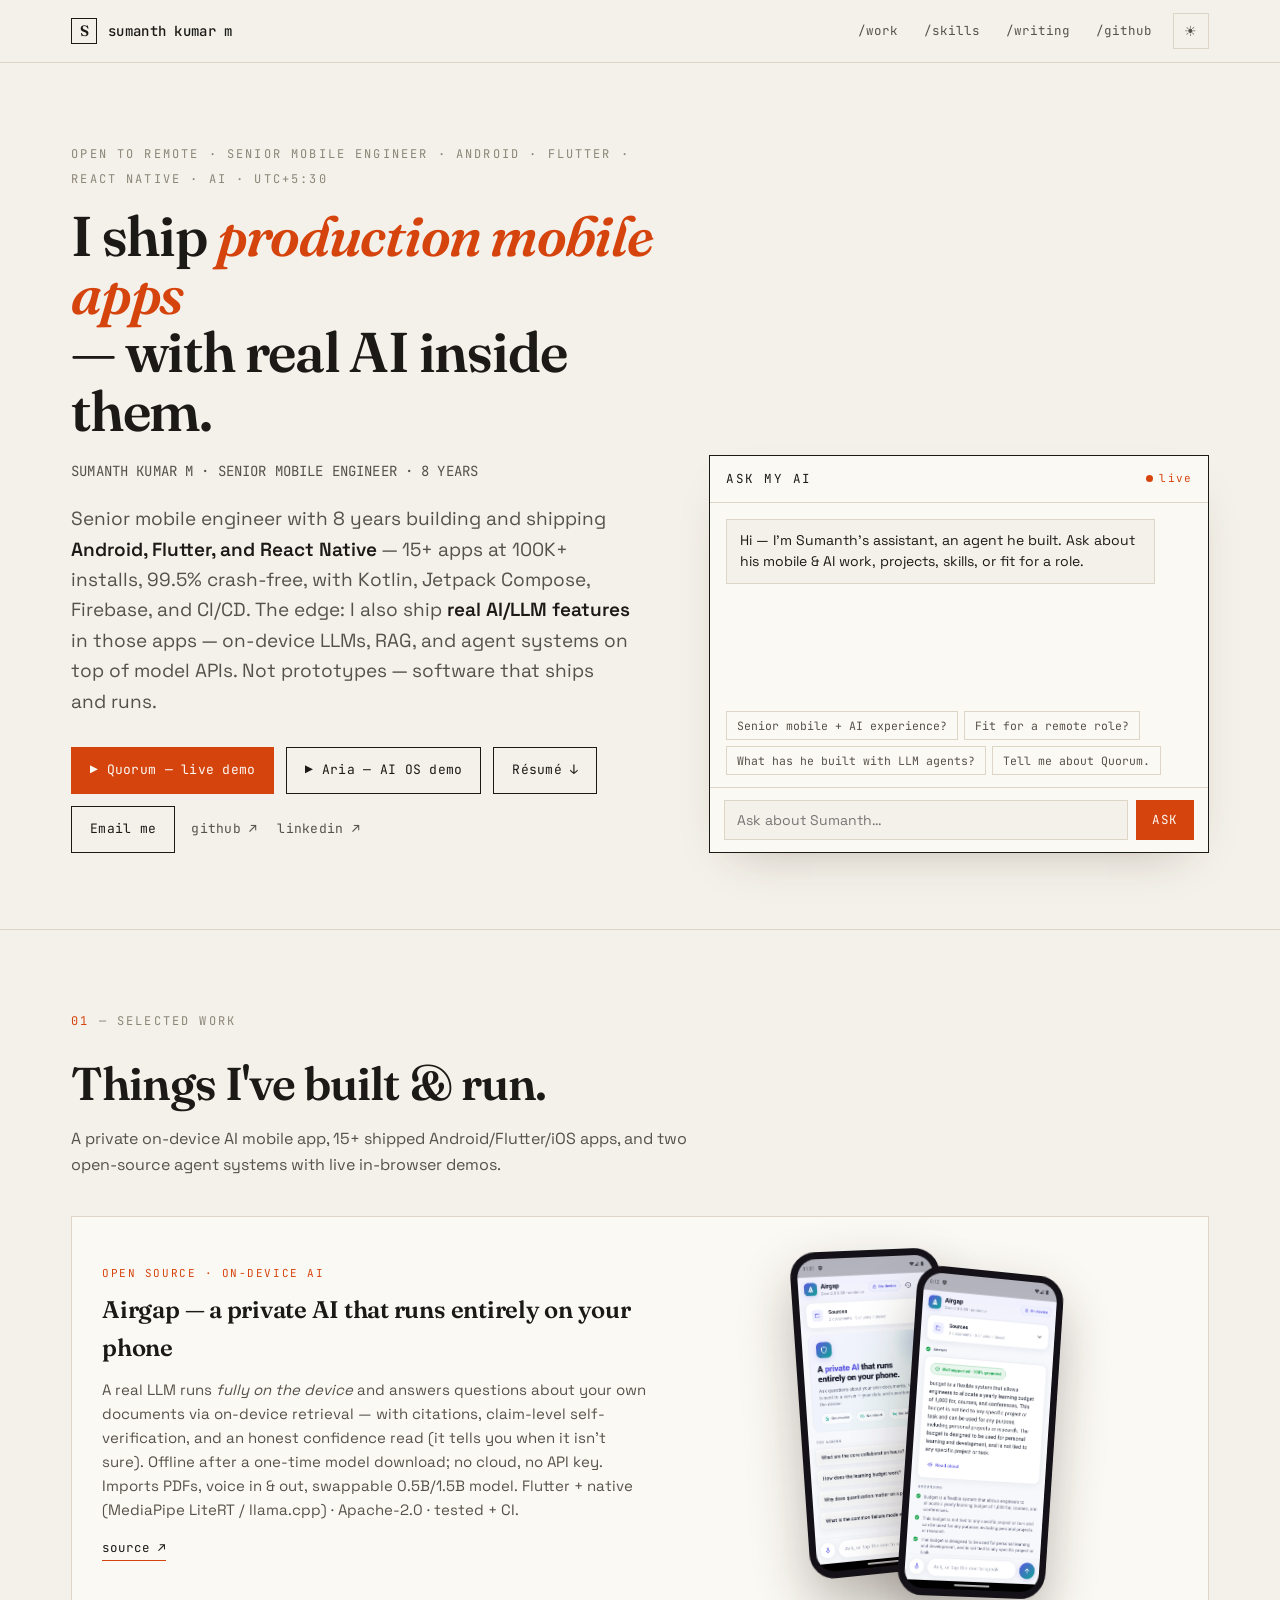
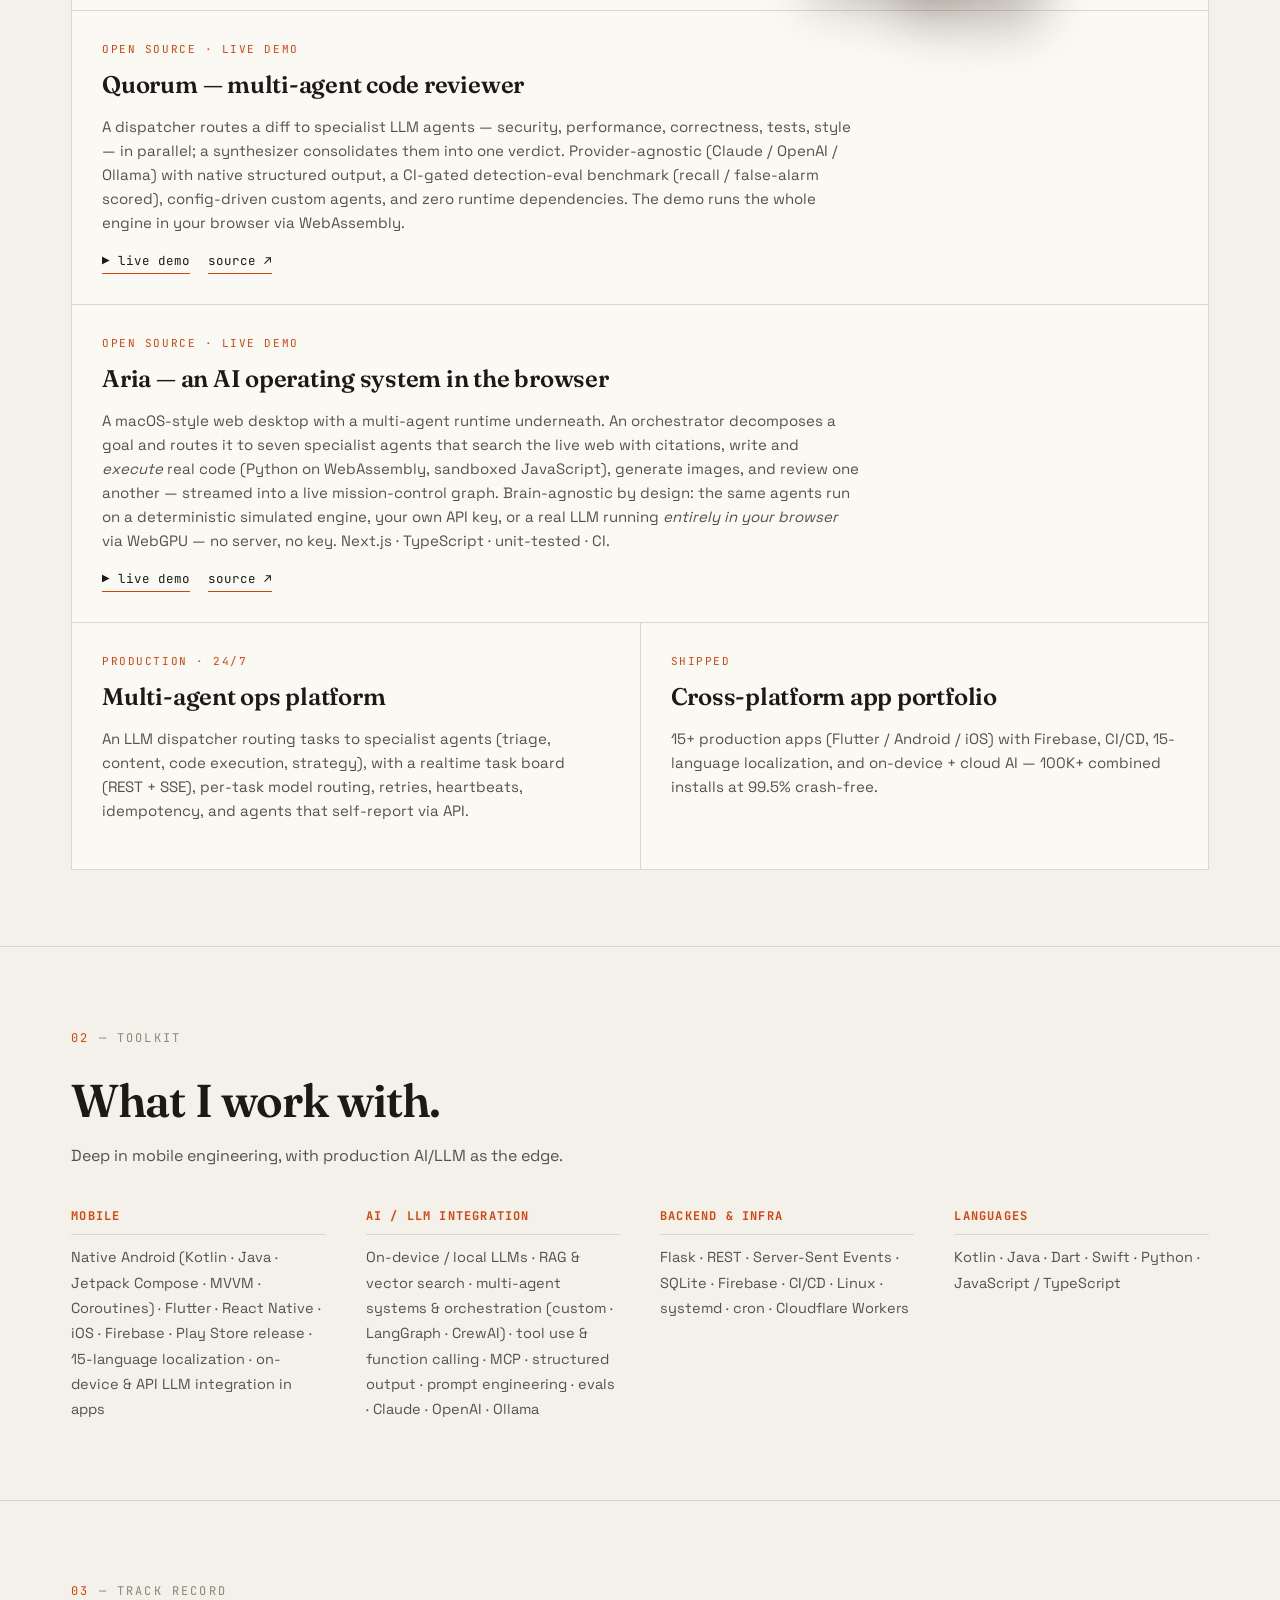
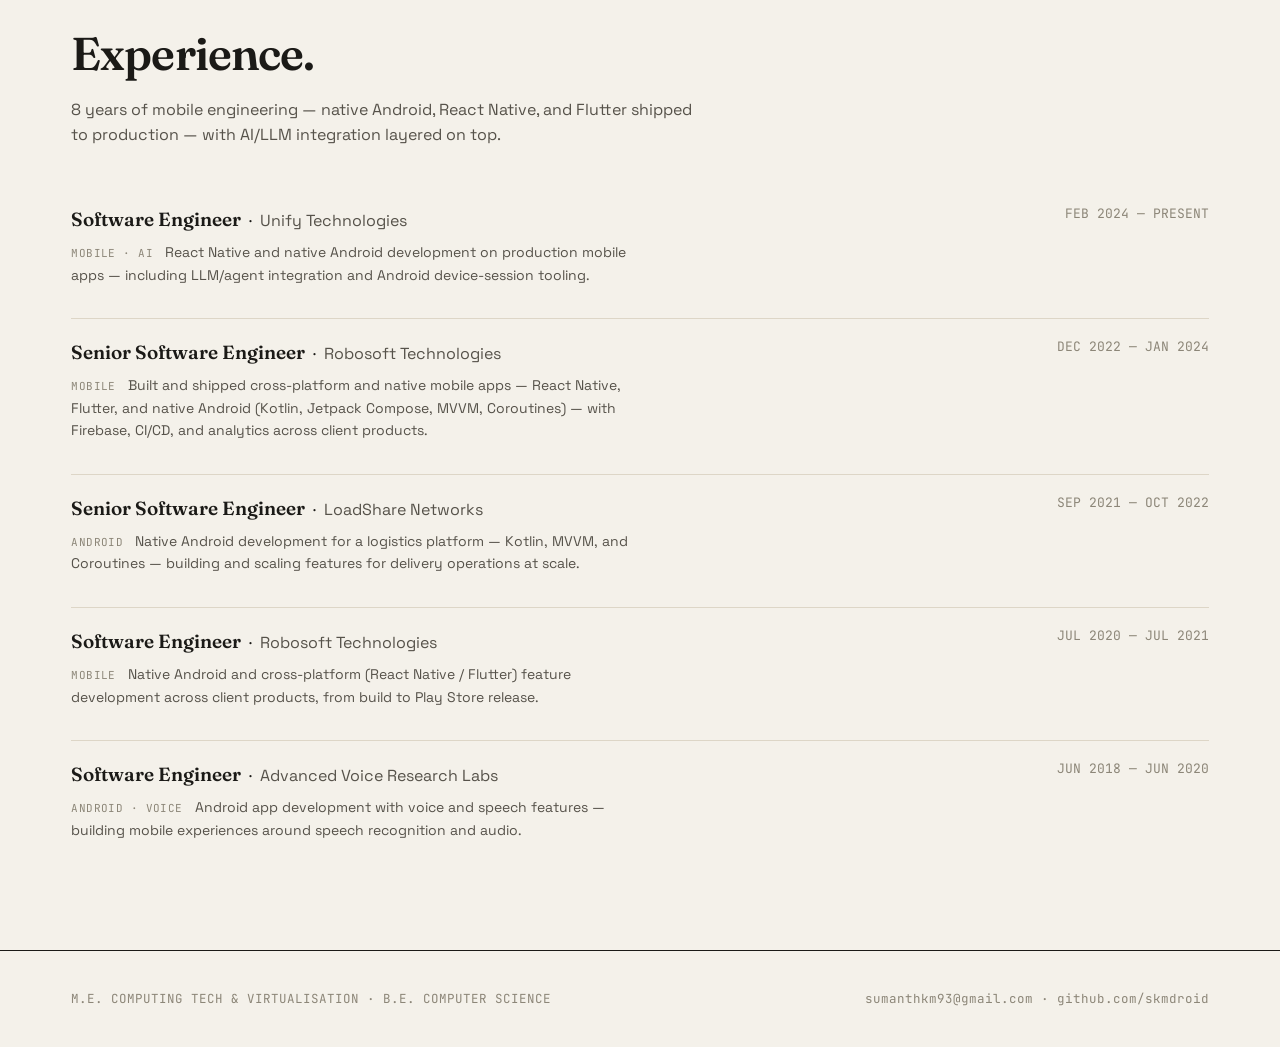
<file: index.html>
<!DOCTYPE html>
<html lang="en" data-theme="light">
<head>
<meta charset="utf-8" />
<meta name="viewport" content="width=device-width, initial-scale=1" />
<title>Sumanth Kumar M — Senior Mobile Engineer · Android, Flutter, React Native &amp; AI</title>
<meta name="description" content="Sumanth Kumar M — Senior Mobile Engineer, 8 years. I ship production Android, Flutter, and React Native apps — and the AI/LLM features inside them. 15+ apps, 100K+ installs, 99.5% crash-free. Open to remote." />
<meta property="og:title" content="Sumanth Kumar M — Senior Mobile Engineer · Android, Flutter, React Native &amp; AI" />
<meta property="og:description" content="Senior Mobile Engineer, 8 years. I ship production Android / Flutter / React Native apps — and real AI/LLM features inside them. 15+ apps at 100K+ installs, 99.5% crash-free." />
<meta property="og:type" content="website" />
<meta property="og:url" content="https://sumanthkm.com/" />
<meta property="og:image" content="https://sumanthkm.com/og.png" />
<meta property="og:image:width" content="1200" />
<meta property="og:image:height" content="630" />
<link rel="canonical" href="https://sumanthkm.com/" />
<meta name="author" content="Sumanth Kumar M" />
<meta name="keywords" content="Senior Mobile Engineer, Android developer, Flutter developer, React Native developer, Kotlin, Jetpack Compose, iOS, mobile AI, on-device LLM, RAG, LLM integration, multi-agent systems, remote, Sumanth Kumar" />
<meta name="twitter:card" content="summary_large_image" />
<meta name="twitter:image" content="https://sumanthkm.com/og.png" />
<meta name="twitter:title" content="Sumanth Kumar M — Senior Mobile Engineer · Android, Flutter, React Native &amp; AI" />
<meta name="twitter:description" content="Senior Mobile Engineer, 8 years. I ship production Android / Flutter / React Native apps — and real AI/LLM features inside them. 15+ apps at 100K+ installs, 99.5% crash-free." />
<script type="application/ld+json">
{
  "@context": "https://schema.org",
  "@type": "Person",
  "name": "Sumanth Kumar M",
  "alternateName": "sumanthkm",
  "jobTitle": "Senior Mobile Engineer",
  "url": "https://sumanthkm.com",
  "email": "mailto:sumanthkm93@gmail.com",
  "description": "Senior Mobile Engineer with 8 years of experience shipping production Android, Flutter, and React Native apps — and the AI/LLM features inside them. 15+ apps, 100K+ installs, 99.5% crash-free.",
  "knowsAbout": ["Android", "Kotlin", "Jetpack Compose", "Flutter", "React Native", "iOS", "Mobile app development", "On-device LLM", "Retrieval-Augmented Generation", "LLM integration", "Multi-agent systems", "Firebase", "CI/CD", "Python"],
  "sameAs": ["https://github.com/skmdroid", "https://linkedin.com/in/sumanthkm"],
  "alumniOf": { "@type": "CollegeOrUniversity", "name": "Manipal School of Information Sciences" }
}
</script>
<link rel="preconnect" href="https://fonts.googleapis.com" />
<link rel="preconnect" href="https://fonts.gstatic.com" crossorigin />
<link href="https://fonts.googleapis.com/css2?family=Fraunces:opsz,wght@9..144,400;9..144,500;9..144,600;9..144,700&family=JetBrains+Mono:wght@400;500&family=Space+Grotesk:wght@400;500;600;700&display=swap" rel="stylesheet" />
<style>
  :root{
    --display:"Fraunces",Georgia,"Times New Roman",serif;
    --sans:"Space Grotesk",system-ui,-apple-system,sans-serif;
    --mono:"JetBrains Mono",ui-monospace,SFMono-Regular,Menlo,monospace;
    --maxw:1240px;
  }
  [data-theme="light"]{
    --paper:#f4f1ea; --card:#fbf9f4; --ink:#1b1a17; --ink-2:#56524a; --ink-3:#8c8678;
    --rule:#ddd6c7; --rule-2:#e7e1d4; --accent:#d6440e; --accent-ink:#fbf9f4; --accent-soft:#f1e3d9;
    --shadow:0 20px 48px -28px rgba(60,40,20,.35);
  }
  [data-theme="dark"]{
    --paper:#15140f; --card:#1c1a14; --ink:#ece8df; --ink-2:#a8a294; --ink-3:#6d685c;
    --rule:#2d2920; --rule-2:#241f18; --accent:#ff6a33; --accent-ink:#15140f; --accent-soft:#2a1a11;
    --shadow:0 20px 48px -28px rgba(0,0,0,.7);
  }
  *{ box-sizing:border-box; }
  html{ scroll-behavior:smooth; }
  body{ margin:0; background:var(--paper); color:var(--ink); font-family:var(--sans);
    font-size:16px; line-height:1.6; -webkit-font-smoothing:antialiased; }
  a{ color:inherit; text-decoration:none; }
  .container{ width:100%; max-width:var(--maxw); margin:0 auto; padding:0 clamp(20px,4vw,52px); }
  .band{ width:100%; padding:clamp(44px,6vw,82px) 0; border-top:1px solid var(--rule); }
  .band:first-of-type{ border-top:0; }
  .eyebrow{ font-family:var(--mono); font-size:12px; letter-spacing:.18em; text-transform:uppercase; color:var(--ink-3); }
  .eyebrow .n{ color:var(--accent); }
  .display{ font-family:var(--display); font-weight:600; letter-spacing:-0.015em; }

  /* nav */
  nav.bar{ position:sticky; top:0; z-index:50; background:color-mix(in srgb,var(--paper) 85%,transparent);
    backdrop-filter:blur(10px); border-bottom:1px solid var(--rule); }
  .bar-in{ display:flex; align-items:center; justify-content:space-between; height:62px; }
  .brand{ display:flex; align-items:center; gap:11px; font-family:var(--mono); font-size:14px; font-weight:500; letter-spacing:.02em; }
  .mark{ width:26px; height:26px; border:1.5px solid var(--ink); display:grid; place-items:center; font-family:var(--display); font-weight:600; font-size:15px; }
  .bar-r{ display:flex; align-items:center; gap:4px; }
  .navlink{ font-family:var(--mono); font-size:12.5px; color:var(--ink-2); padding:8px 11px; }
  .navlink:hover{ color:var(--accent); }
  .iconbtn{ width:36px; height:36px; background:transparent; border:1px solid var(--rule); color:var(--ink-2);
    cursor:pointer; font-size:14px; margin-left:6px; }
  .iconbtn:hover{ color:var(--ink); border-color:var(--ink); }

  /* hero */
  .hero-grid{ display:grid; grid-template-columns:1.08fr .92fr; gap:clamp(30px,4vw,64px); align-items:end; }
  .hero h1{ font-family:var(--display); font-weight:600; font-size:clamp(36px,4.4vw,56px); line-height:1.04;
    letter-spacing:-0.022em; margin:16px 0 20px; }
  .hero h1 em{ font-style:italic; color:var(--accent); }
  .role{ font-family:var(--mono); font-size:14px; color:var(--ink-2); margin:0 0 22px; letter-spacing:.01em; }
  .lede{ font-size:clamp(16px,1.7vw,19px); color:var(--ink-2); max-width:560px; margin:0 0 30px; }
  .lede b{ color:var(--ink); font-weight:600; }
  .cta{ display:flex; gap:12px; flex-wrap:wrap; align-items:center; }
  .btn{ font-family:var(--mono); font-size:13px; padding:12px 18px; border:1px solid var(--ink); color:var(--ink);
    transition:.15s; letter-spacing:.02em; }
  .btn:hover{ background:var(--ink); color:var(--paper); }
  .btn.primary{ background:var(--accent); border-color:var(--accent); color:var(--accent-ink); }
  .btn.primary:hover{ filter:brightness(1.08); }
  .btn.link{ border:0; padding:12px 4px; color:var(--ink-2); }
  .btn.link:hover{ background:transparent; color:var(--accent); }

  /* agent card */
  .chat{ border:1px solid var(--ink); background:var(--card); display:flex; flex-direction:column; box-shadow:var(--shadow); }
  .chat-head{ display:flex; align-items:center; gap:10px; padding:13px 16px; border-bottom:1px solid var(--rule); }
  .chat-head .t{ font-family:var(--mono); font-size:12.5px; letter-spacing:.12em; text-transform:uppercase; }
  .chat-head .live{ margin-left:auto; font-family:var(--mono); font-size:11px; color:var(--accent); display:flex; align-items:center; gap:6px; letter-spacing:.1em; }
  .chat-head .live::before{ content:""; width:7px; height:7px; border-radius:50%; background:var(--accent); animation:pp 1.4s ease-in-out infinite; }
  @keyframes pp{ 0%,100%{opacity:.35} 50%{opacity:1} }
  .chat-log{ min-height:208px; max-height:296px; overflow-y:auto; padding:16px; display:flex; flex-direction:column; gap:9px; }
  .msg{ max-width:92%; padding:10px 13px; font-size:14px; line-height:1.55; white-space:pre-wrap; }
  .msg.bot{ align-self:flex-start; background:var(--paper); border:1px solid var(--rule); }
  .msg.user{ align-self:flex-end; background:var(--ink); color:var(--paper); }
  .msg.typing{ color:var(--ink-3); animation:pp 1.1s ease-in-out infinite; }
  .chips{ display:flex; flex-wrap:wrap; gap:6px; padding:0 16px 12px; }
  .chips button{ font-family:var(--mono); font-size:11.5px; color:var(--ink-2); background:transparent; border:1px solid var(--rule); padding:6px 10px; cursor:pointer; transition:.15s; }
  .chips button:hover{ color:var(--accent); border-color:var(--accent); }
  .chat-input{ display:flex; padding:12px 14px; border-top:1px solid var(--rule); gap:8px; }
  .chat-input input{ flex:1; background:var(--paper); border:1px solid var(--rule); padding:10px 12px; color:var(--ink); font-family:var(--sans); font-size:14px; }
  .chat-input input:focus{ outline:none; border-color:var(--ink); }
  .chat-input button{ background:var(--accent); color:var(--accent-ink); border:0; padding:0 16px; font-family:var(--mono); font-size:12.5px; cursor:pointer; letter-spacing:.04em; }
  .chat-input button:disabled{ opacity:.5; cursor:not-allowed; }

  /* section heads */
  .shead{ font-family:var(--display); font-weight:600; font-size:clamp(28px,4vw,46px); letter-spacing:-0.02em; margin:14px 0 6px; }
  .ssub{ color:var(--ink-2); margin:0 0 38px; max-width:640px; }

  /* work */
  .work{ display:grid; grid-template-columns:repeat(2,1fr); gap:1px; background:var(--rule); border:1px solid var(--rule); }
  .card{ background:var(--card); padding:30px 30px; transition:.18s; }
  .card:hover{ background:var(--accent-soft); }
  .card.feature{ grid-column:span 2; }
  .card.airgap{ display:grid; grid-template-columns:1.05fr .95fr; gap:clamp(22px,3vw,46px); align-items:center; }
  .appshot{ display:flex; justify-content:center; perspective:1500px; padding:4px 0; }
  .appshot .ph{ width:154px; border-radius:26px; border:7px solid #141118; background:#141118;
    overflow:hidden; box-shadow:0 26px 54px rgba(40,28,16,.30); }
  .appshot .ph img{ width:100%; display:block; }
  .appshot .ph.a{ transform:rotateY(16deg) rotateZ(-4deg) translateX(22px); z-index:1; }
  .appshot .ph.b{ transform:rotateY(16deg) rotateZ(4deg) translateX(-26px) translateY(22px); z-index:2; }
  .card .k{ font-family:var(--mono); font-size:11px; letter-spacing:.14em; text-transform:uppercase; color:var(--accent); }
  .card h3{ font-family:var(--display); font-weight:600; font-size:24px; letter-spacing:-0.01em; margin:8px 0 10px; }
  .card p{ margin:0 0 16px; color:var(--ink-2); font-size:15px; max-width:760px; }
  .links{ display:flex; gap:18px; flex-wrap:wrap; }
  .lk{ font-family:var(--mono); font-size:12.5px; color:var(--ink); border-bottom:1px solid var(--accent); padding-bottom:2px; }
  .lk:hover{ color:var(--accent); }

  /* skills */
  .skills{ display:grid; grid-template-columns:repeat(auto-fit,minmax(250px,1fr)); gap:30px 40px; }
  .skill h4{ font-family:var(--mono); font-size:12px; letter-spacing:.1em; text-transform:uppercase; color:var(--accent); margin:0 0 10px; padding-bottom:8px; border-bottom:1px solid var(--rule); }
  .skill p{ margin:0; color:var(--ink-2); font-size:14.5px; line-height:1.75; }

  /* experience */
  .xprow{ display:flex; justify-content:space-between; gap:18px; padding:18px 0; border-bottom:1px solid var(--rule); flex-wrap:wrap; }
  .xprow:last-child{ border-bottom:0; }
  .xprole{ font-family:var(--display); font-weight:600; font-size:19px; }
  .xporg{ color:var(--ink-2); }
  .xpdate{ font-family:var(--mono); font-size:13px; color:var(--ink-3); white-space:nowrap; }
  .xptop{ flex:1; min-width:240px; }
  .xpdesc{ margin-top:7px; font-size:14px; line-height:1.6; color:var(--ink-2); max-width:64ch; }
  .xptag{ font-family:var(--mono); font-size:11px; letter-spacing:.04em; color:var(--ink-3); text-transform:uppercase; }

  footer{ width:100%; padding:38px 0; border-top:1px solid var(--ink); }
  .foot-in{ display:flex; justify-content:space-between; gap:16px; flex-wrap:wrap; font-family:var(--mono); font-size:12.5px; color:var(--ink-3); }
  .foot-in a:hover{ color:var(--accent); }

  @media (max-width:900px){
    .hero-grid{ grid-template-columns:1fr; gap:38px; align-items:start; }
    .work{ grid-template-columns:1fr; } .card.feature{ grid-column:auto; }
    .card.airgap{ grid-template-columns:1fr; } .card.airgap .appshot{ order:-1; } .appshot .ph{ width:140px; }
  }
  @media (max-width:560px){ .navlink{ display:none; } .btn{ flex:1 1 auto; text-align:center; } }
</style>
</head>
<body>

<nav class="bar"><div class="container bar-in">
  <div class="brand"><span class="mark">S</span> sumanth&nbsp;kumar&nbsp;m</div>
  <div class="bar-r">
    <a class="navlink" href="#work">/work</a>
    <a class="navlink" href="#skills">/skills</a>
    <a class="navlink" href="/writing/">/writing</a>
    <a class="navlink" href="https://github.com/skmdroid" target="_blank" rel="noopener">/github</a>
    <button class="iconbtn" id="theme" title="Toggle theme" aria-label="Toggle theme">☀</button>
  </div>
</div></nav>

<section class="hero band"><div class="container hero-grid">
  <div>
    <span class="eyebrow">Open to remote · Senior Mobile Engineer · Android · Flutter · React Native · AI · UTC+5:30</span>
    <h1 class="display">I ship <em>production mobile apps</em><br>— with real AI inside them.</h1>
    <p class="role">SUMANTH KUMAR M · SENIOR MOBILE ENGINEER · 8 YEARS</p>
    <p class="lede">Senior mobile engineer with 8 years building and shipping <b>Android, Flutter, and React Native</b> — 15+ apps at 100K+ installs, 99.5% crash-free, with Kotlin, Jetpack Compose, Firebase, and CI/CD. The edge: I also ship <b>real AI/LLM features</b> in those apps — on-device LLMs, RAG, and agent systems on top of model APIs. Not prototypes — software that ships and runs.</p>
    <div class="cta">
      <a class="btn primary" href="https://skmdroid.github.io/quorum" target="_blank" rel="noopener">▶ Quorum — live demo</a>
      <a class="btn" href="https://sumanthkm.com/aria/" target="_blank" rel="noopener">▶ Aria — AI OS demo</a>
      <a class="btn" href="/resume.pdf" target="_blank" rel="noopener">Résumé ↓</a>
      <a class="btn" href="mailto:sumanthkm93@gmail.com">Email me</a>
      <a class="btn link" href="https://github.com/skmdroid" target="_blank" rel="noopener">github ↗</a>
      <a class="btn link" href="https://linkedin.com/in/sumanthkm" target="_blank" rel="noopener">linkedin ↗</a>
    </div>
  </div>

  <div class="chat">
    <div class="chat-head">
      <span class="t">Ask my AI</span>
      <span class="live">live</span>
    </div>
    <div class="chat-log" id="chatlog">
      <div class="msg bot">Hi — I'm Sumanth's assistant, an agent he built. Ask about his mobile &amp; AI work, projects, skills, or fit for a role.</div>
    </div>
    <div class="chips" id="chips">
      <button>Senior mobile + AI experience?</button>
      <button>Fit for a remote role?</button>
      <button>What has he built with LLM agents?</button>
      <button>Tell me about Quorum.</button>
    </div>
    <form class="chat-input" id="chatform">
      <input id="chatbox" type="text" placeholder="Ask about Sumanth…" autocomplete="off" aria-label="Ask about Sumanth" />
      <button type="submit" id="chatsend">ASK</button>
    </form>
  </div>
</div></section>

<section class="band" id="work"><div class="container">
  <span class="eyebrow"><span class="n">01</span> — Selected work</span>
  <h2 class="shead">Things I've built &amp; run.</h2>
  <p class="ssub">A private on-device AI mobile app, 15+ shipped Android/Flutter/iOS apps, and two open-source agent systems with live in-browser demos.</p>
  <div class="work">
    <div class="card feature airgap">
      <div>
        <div class="k">Open source · on-device AI</div>
        <h3>Airgap — a private AI that runs entirely on your phone</h3>
        <p>A real LLM runs <em>fully on the device</em> and answers questions about your own
        documents via on-device retrieval — with citations, claim-level self-verification, and an
        honest confidence read (it tells you when it isn't sure). Offline after a one-time model
        download; no cloud, no API key. Imports PDFs, voice in &amp; out, swappable 0.5B/1.5B model.
        Flutter + native (MediaPipe LiteRT / llama.cpp) · Apache-2.0 · tested + CI.</p>
        <div class="links">
          <a class="lk" href="https://github.com/skmdroid/airgap" target="_blank" rel="noopener">source ↗</a>
        </div>
      </div>
      <div class="appshot">
        <div class="ph a"><img src="/assets/airgap-home.png" alt="Airgap — private, on-device" loading="lazy"></div>
        <div class="ph b"><img src="/assets/airgap-answer.png" alt="Airgap — a cited, verified answer" loading="lazy"></div>
      </div>
    </div>
    <div class="card feature">
      <div class="k">Open source · live demo</div>
      <h3>Quorum — multi-agent code reviewer</h3>
      <p>A dispatcher routes a diff to specialist LLM agents — security, performance, correctness, tests, style — in parallel; a synthesizer consolidates them into one verdict. Provider-agnostic (Claude / OpenAI / Ollama) with native structured output, a CI-gated detection-eval benchmark (recall / false-alarm scored), config-driven custom agents, and zero runtime dependencies. The demo runs the whole engine in your browser via WebAssembly.</p>
      <div class="links">
        <a class="lk" href="https://skmdroid.github.io/quorum" target="_blank" rel="noopener">▶ live demo</a>
        <a class="lk" href="https://github.com/skmdroid/quorum" target="_blank" rel="noopener">source ↗</a>
      </div>
    </div>
    <div class="card feature">
      <div class="k">Open source · live demo</div>
      <h3>Aria — an AI operating system in the browser</h3>
      <p>A macOS-style web desktop with a multi-agent runtime underneath. An orchestrator decomposes a goal and routes it to seven specialist agents that search the live web with citations, write and <em>execute</em> real code (Python on WebAssembly, sandboxed JavaScript), generate images, and review one another — streamed into a live mission-control graph. Brain-agnostic by design: the same agents run on a deterministic simulated engine, your own API key, or a real LLM running <em>entirely in your browser</em> via WebGPU — no server, no key. Next.js · TypeScript · unit-tested · CI.</p>
      <div class="links">
        <a class="lk" href="https://sumanthkm.com/aria/" target="_blank" rel="noopener">▶ live demo</a>
        <a class="lk" href="https://github.com/skmdroid/aria" target="_blank" rel="noopener">source ↗</a>
      </div>
    </div>
    <div class="card">
      <div class="k">Production · 24/7</div>
      <h3>Multi-agent ops platform</h3>
      <p>An LLM dispatcher routing tasks to specialist agents (triage, content, code execution, strategy), with a realtime task board (REST + SSE), per-task model routing, retries, heartbeats, idempotency, and agents that self-report via API.</p>
    </div>
    <div class="card">
      <div class="k">Shipped</div>
      <h3>Cross-platform app portfolio</h3>
      <p>15+ production apps (Flutter / Android / iOS) with Firebase, CI/CD, 15-language localization, and on-device + cloud AI — 100K+ combined installs at 99.5% crash-free.</p>
    </div>
  </div>
</div></section>

<section class="band" id="skills"><div class="container">
  <span class="eyebrow"><span class="n">02</span> — Toolkit</span>
  <h2 class="shead">What I work with.</h2>
  <p class="ssub">Deep in mobile engineering, with production AI/LLM as the edge.</p>
  <div class="skills">
    <div class="skill"><h4>Mobile</h4><p>Native Android (Kotlin · Java · Jetpack Compose · MVVM · Coroutines) · Flutter · React Native · iOS · Firebase · Play Store release · 15-language localization · on-device &amp; API LLM integration in apps</p></div>
    <div class="skill"><h4>AI / LLM integration</h4><p>On-device / local LLMs · RAG &amp; vector search · multi-agent systems &amp; orchestration (custom · LangGraph · CrewAI) · tool use &amp; function calling · MCP · structured output · prompt engineering · evals · Claude · OpenAI · Ollama</p></div>
    <div class="skill"><h4>Backend &amp; infra</h4><p>Flask · REST · Server-Sent Events · SQLite · Firebase · CI/CD · Linux · systemd · cron · Cloudflare Workers</p></div>
    <div class="skill"><h4>Languages</h4><p>Kotlin · Java · Dart · Swift · Python · JavaScript / TypeScript</p></div>
  </div>
</div></section>

<section class="band"><div class="container">
  <span class="eyebrow"><span class="n">03</span> — Track record</span>
  <h2 class="shead">Experience.</h2>
  <p class="ssub" style="margin-top:6px">8 years of mobile engineering — native Android, React Native, and Flutter shipped to production — with AI/LLM integration layered on top.</p>
  <div style="margin-top:24px">
    <div class="xprow">
      <div class="xptop">
        <div><span class="xprole">Software Engineer</span> &nbsp;·&nbsp; <span class="xporg">Unify Technologies</span></div>
        <p class="xpdesc"><span class="xptag">Mobile · AI</span> &nbsp; React Native and native Android development on production mobile apps — including LLM/agent integration and Android device-session tooling.</p>
      </div><span class="xpdate">FEB 2024 — PRESENT</span>
    </div>
    <div class="xprow">
      <div class="xptop">
        <div><span class="xprole">Senior Software Engineer</span> &nbsp;·&nbsp; <span class="xporg">Robosoft Technologies</span></div>
        <p class="xpdesc"><span class="xptag">Mobile</span> &nbsp; Built and shipped cross-platform and native mobile apps — React Native, Flutter, and native Android (Kotlin, Jetpack Compose, MVVM, Coroutines) — with Firebase, CI/CD, and analytics across client products.</p>
      </div><span class="xpdate">DEC 2022 — JAN 2024</span>
    </div>
    <div class="xprow">
      <div class="xptop">
        <div><span class="xprole">Senior Software Engineer</span> &nbsp;·&nbsp; <span class="xporg">LoadShare Networks</span></div>
        <p class="xpdesc"><span class="xptag">Android</span> &nbsp; Native Android development for a logistics platform — Kotlin, MVVM, and Coroutines — building and scaling features for delivery operations at scale.</p>
      </div><span class="xpdate">SEP 2021 — OCT 2022</span>
    </div>
    <div class="xprow">
      <div class="xptop">
        <div><span class="xprole">Software Engineer</span> &nbsp;·&nbsp; <span class="xporg">Robosoft Technologies</span></div>
        <p class="xpdesc"><span class="xptag">Mobile</span> &nbsp; Native Android and cross-platform (React Native / Flutter) feature development across client products, from build to Play Store release.</p>
      </div><span class="xpdate">JUL 2020 — JUL 2021</span>
    </div>
    <div class="xprow">
      <div class="xptop">
        <div><span class="xprole">Software Engineer</span> &nbsp;·&nbsp; <span class="xporg">Advanced Voice Research Labs</span></div>
        <p class="xpdesc"><span class="xptag">Android · Voice</span> &nbsp; Android app development with voice and speech features — building mobile experiences around speech recognition and audio.</p>
      </div><span class="xpdate">JUN 2018 — JUN 2020</span>
    </div>
  </div>
</div></section>

<footer><div class="container foot-in">
  <span>M.E. COMPUTING TECH &amp; VIRTUALISATION · B.E. COMPUTER SCIENCE</span>
  <span><a href="mailto:sumanthkm93@gmail.com">sumanthkm93@gmail.com</a> · <a href="https://github.com/skmdroid" target="_blank" rel="noopener">github.com/skmdroid</a></span>
</div></footer>

<script>
  const tk = localStorage.getItem("skm-theme") || "light";
  const tb = document.getElementById("theme");
  const applyT = (v) => { document.documentElement.dataset.theme = v; tb.textContent = v === "dark" ? "☾" : "☀"; };
  applyT(tk);
  tb.addEventListener("click", () => {
    const v = document.documentElement.dataset.theme === "dark" ? "light" : "dark";
    localStorage.setItem("skm-theme", v); applyT(v);
  });
</script>
<script>
  (function(){
    const AGENT_URL = "https://sumanthkm-agent.sumanthkm93.workers.dev";
    const log = document.getElementById("chatlog");
    const form = document.getElementById("chatform");
    const box = document.getElementById("chatbox");
    const send = document.getElementById("chatsend");
    let history = [];
    function add(role, text, typing){
      const d = document.createElement("div");
      d.className = "msg " + (role === "user" ? "user" : "bot") + (typing ? " typing" : "");
      d.textContent = text; log.appendChild(d); log.scrollTop = log.scrollHeight; return d;
    }
    async function ask(q){
      q = (q || "").trim(); if(!q) return;
      add("user", q); history.push({ role:"user", content:q });
      box.value = ""; send.disabled = true;
      const t = add("bot", "…", true);
      try{
        const r = await fetch(AGENT_URL, {
          method:"POST", headers:{ "Content-Type":"application/json" },
          body: JSON.stringify({ message:q, history: history.slice(-6) })
        });
        const data = await r.json();
        const reply = data.reply || ("⚠ " + (data.error || "no reply"));
        t.classList.remove("typing"); t.textContent = reply;
        history.push({ role:"assistant", content: reply });
      }catch(e){
        t.classList.remove("typing");
        t.textContent = "⚠ Couldn't reach the assistant just now — please email sumanthkm93@gmail.com.";
      }finally{ send.disabled = false; box.focus(); log.scrollTop = log.scrollHeight; }
    }
    form.addEventListener("submit", e => { e.preventDefault(); ask(box.value); });
    document.querySelectorAll("#chips button").forEach(b =>
      b.addEventListener("click", () => ask(b.textContent)));
  })();
</script>
</body>
</html>
</file>
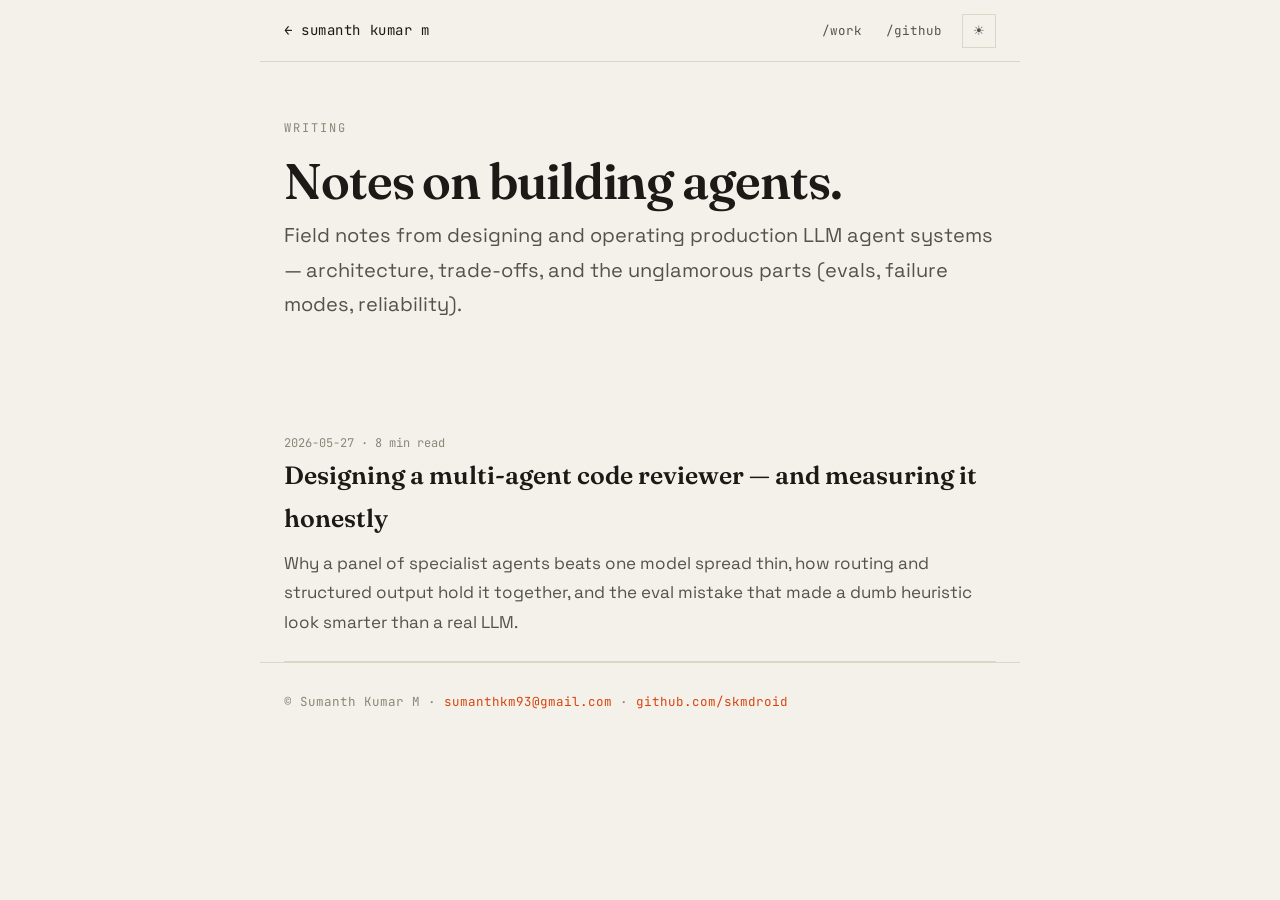
<file: writing/index.html>
<!DOCTYPE html>
<html lang="en" data-theme="light">
<head>
<meta charset="utf-8" />
<meta name="viewport" content="width=device-width, initial-scale=1" />
<title>Writing — Sumanth Kumar M</title>
<meta name="description" content="Notes on building and operating LLM agent systems — by Sumanth Kumar M, AI / Agent Engineer." />
<link rel="canonical" href="https://sumanthkm.com/writing/" />
<meta property="og:title" content="Writing — Sumanth Kumar M" />
<meta property="og:description" content="Notes on building and operating LLM agent systems." />
<meta property="og:type" content="website" />
<link rel="preconnect" href="https://fonts.googleapis.com" />
<link rel="preconnect" href="https://fonts.gstatic.com" crossorigin />
<link href="https://fonts.googleapis.com/css2?family=Fraunces:opsz,wght@9..144,400;9..144,600&family=JetBrains+Mono:wght@400;500&family=Space+Grotesk:wght@400;500;600;700&display=swap" rel="stylesheet" />
<link rel="stylesheet" href="/assets/article.css" />
</head>
<body>
<nav>
  <a class="brand" href="/">← sumanth kumar m</a>
  <div class="r">
    <a href="/#work">/work</a>
    <a href="https://github.com/skmdroid" target="_blank" rel="noopener">/github</a>
    <button class="iconbtn" id="theme" aria-label="Toggle theme">☀</button>
  </div>
</nav>

<div class="container">
  <article style="padding-bottom:24px">
    <span class="eyebrow">Writing</span>
    <h1>Notes on building agents.</h1>
    <p class="lead">Field notes from designing and operating production LLM agent systems — architecture, trade-offs, and the unglamorous parts (evals, failure modes, reliability).</p>
  </article>

  <ul class="posts">
    <li>
      <div class="d">2026-05-27 · 8 min read</div>
      <h2><a href="/writing/multi-agent-code-reviewer.html">Designing a multi-agent code reviewer — and measuring it honestly</a></h2>
      <p>Why a panel of specialist agents beats one model spread thin, how routing and structured output hold it together, and the eval mistake that made a dumb heuristic look smarter than a real LLM.</p>
    </li>
  </ul>
</div>

<footer>© Sumanth Kumar M · <a href="mailto:sumanthkm93@gmail.com">sumanthkm93@gmail.com</a> · <a href="https://github.com/skmdroid" target="_blank" rel="noopener">github.com/skmdroid</a></footer>

<script>
  const tk = localStorage.getItem("skm-theme") || "light";
  const tb = document.getElementById("theme");
  const ap = v => { document.documentElement.dataset.theme = v; if(tb) tb.textContent = v === "dark" ? "☾" : "☀"; };
  ap(tk);
  if (tb) tb.addEventListener("click", () => { const v = document.documentElement.dataset.theme === "dark" ? "light" : "dark"; localStorage.setItem("skm-theme", v); ap(v); });
</script>
</body>
</html>
</file>
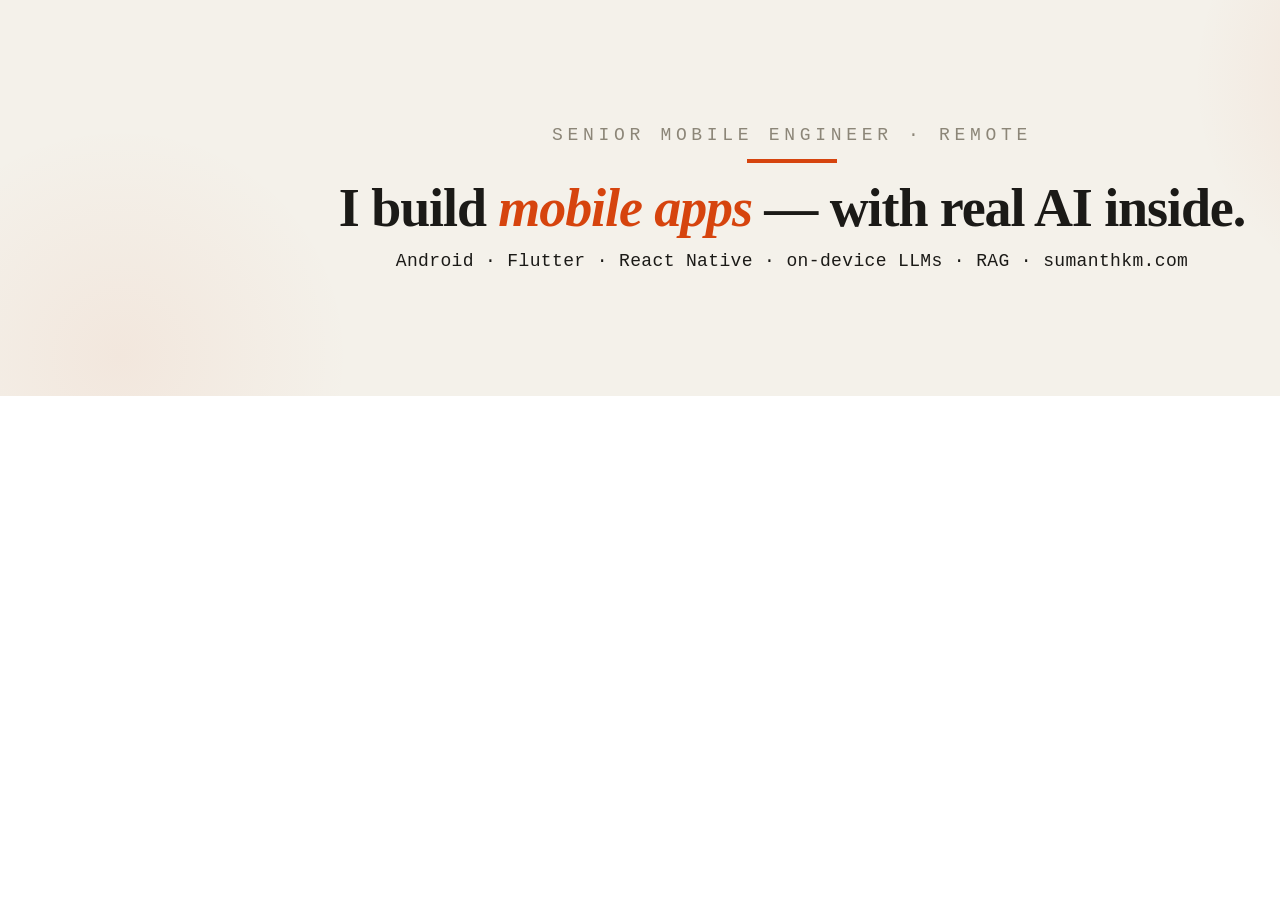
<file: linkedin-banner.html>
<!DOCTYPE html>
<html><head><meta charset="utf-8"><style>
  html,body{margin:0;padding:0;}
  /* LinkedIn banner = 1584x396. Content centered so it clears the avatar (lower-left)
     and survives mobile center-crop. */
  .card{width:1584px;height:396px;background:#f4f1ea;color:#1b1a17;
    font-family:-apple-system,"Segoe UI",Roboto,sans-serif;position:relative;overflow:hidden;
    display:flex;flex-direction:column;align-items:center;justify-content:center;text-align:center;}
  .eyebrow{font-family:ui-monospace,Menlo,monospace;font-size:18px;letter-spacing:.26em;
    text-transform:uppercase;color:#8c8678;margin-bottom:14px;}
  .rule{height:4px;width:90px;background:#d6440e;margin:0 auto 18px;}
  h1{font-family:Georgia,"Times New Roman",serif;font-weight:600;font-size:54px;line-height:1.0;
    letter-spacing:-0.02em;margin:0 0 16px;}
  h1 em{font-style:italic;color:#d6440e;}
  .sub{font-family:ui-monospace,Menlo,monospace;font-size:18px;color:#1b1a17;letter-spacing:.02em;}
  .glow{position:absolute;top:-160px;right:-80px;width:480px;height:480px;border-radius:50%;
    background:radial-gradient(circle,rgba(214,68,14,.10),transparent 68%);}
  .glow2{position:absolute;bottom:-200px;left:-120px;width:480px;height:480px;border-radius:50%;
    background:radial-gradient(circle,rgba(214,68,14,.06),transparent 68%);}
</style></head>
<body><div class="card">
  <div class="glow"></div><div class="glow2"></div>
  <div class="eyebrow">Senior Mobile Engineer · Remote</div>
  <div class="rule"></div>
  <h1>I build <em>mobile apps</em> — with real AI inside.</h1>
  <div class="sub">Android · Flutter · React Native · on-device LLMs · RAG · sumanthkm.com</div>
</div></body></html>
</file>
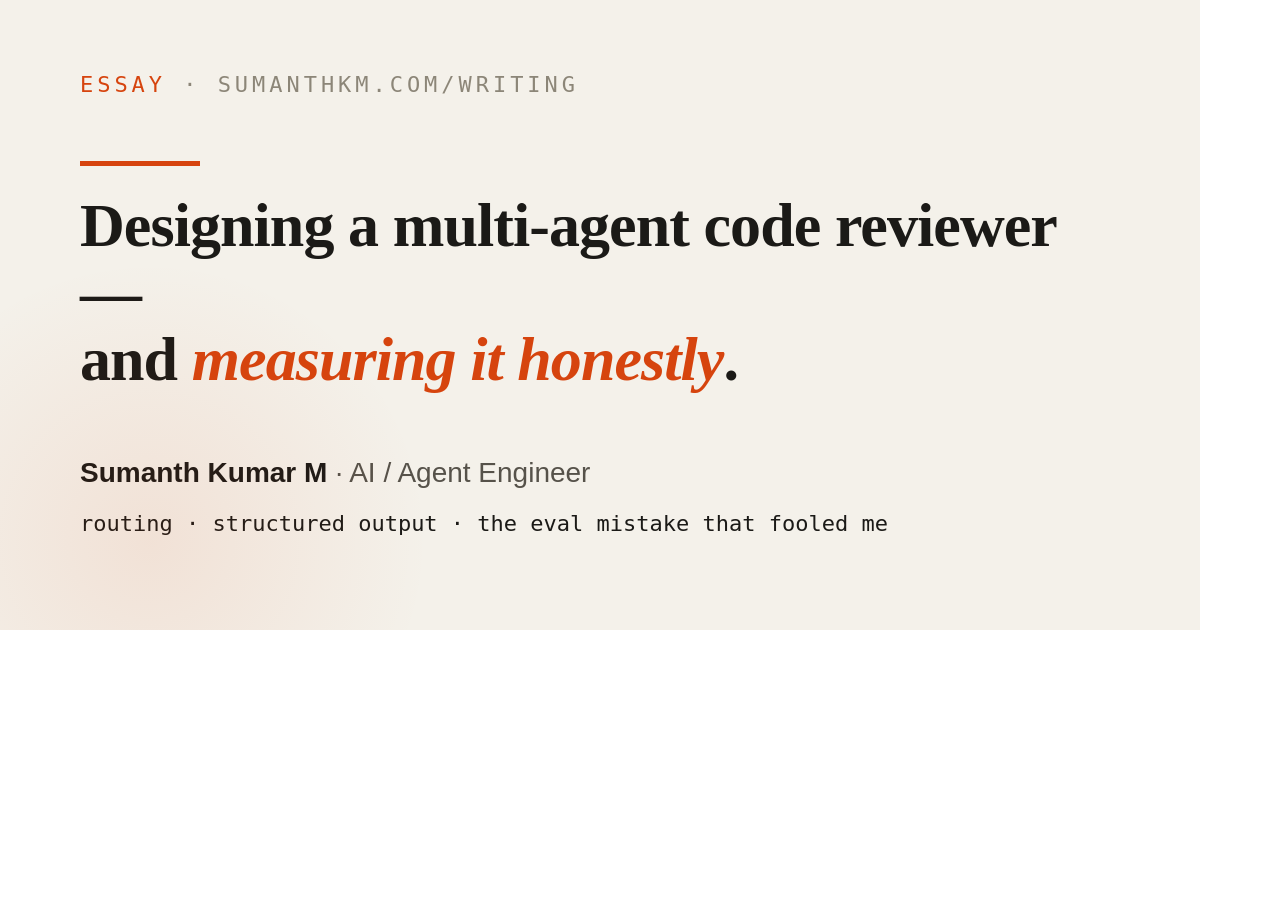
<file: og-essay.html>
<!DOCTYPE html>
<html><head><meta charset="utf-8"><style>
  html,body{margin:0;padding:0;}
  .card{width:1200px;height:630px;background:#f4f1ea;color:#1b1a17;
    font-family:-apple-system,"Segoe UI",Roboto,sans-serif;position:relative;overflow:hidden;
    padding:72px 80px;box-sizing:border-box;display:flex;flex-direction:column;justify-content:space-between;}
  .top{font-family:ui-monospace,Menlo,monospace;font-size:22px;letter-spacing:.18em;
    text-transform:uppercase;color:#8c8678;}
  .top .n{color:#d6440e;}
  .rule{height:5px;width:120px;background:#d6440e;margin:0 0 26px;}
  h1{font-family:Georgia,"Times New Roman",serif;font-weight:600;font-size:62px;line-height:1.08;
    letter-spacing:-0.015em;margin:0;}
  h1 em{font-style:italic;color:#d6440e;}
  .who{font-size:28px;color:#56524a;margin:0 0 6px;}
  .who b{color:#1b1a17;font-weight:600;}
  .url{font-family:ui-monospace,Menlo,monospace;font-size:22px;color:#1b1a17;}
  .glow{position:absolute;bottom:-200px;left:-140px;width:580px;height:580px;border-radius:50%;
    background:radial-gradient(circle,rgba(214,68,14,.09),transparent 68%);}
</style></head>
<body><div class="card">
  <div class="glow"></div>
  <div class="top"><span class="n">Essay</span> · sumanthkm.com/writing</div>
  <div>
    <div class="rule"></div>
    <h1>Designing a multi-agent code reviewer —<br>and <em>measuring it honestly</em>.</h1>
  </div>
  <div>
    <p class="who"><b>Sumanth Kumar M</b> · AI / Agent Engineer</p>
    <p class="url">routing · structured output · the eval mistake that fooled me</p>
  </div>
</div></body></html>
</file>
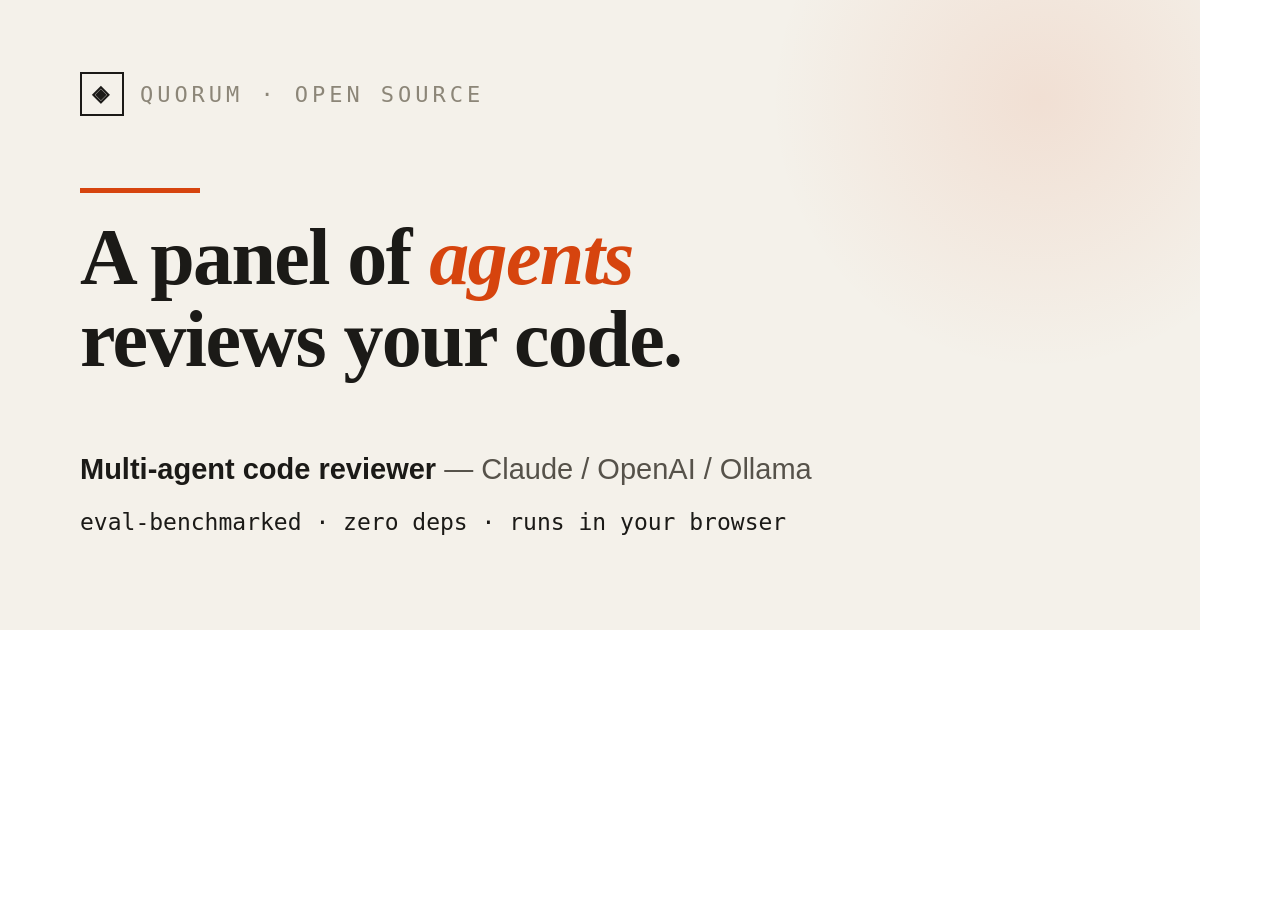
<file: og-quorum.html>
<!DOCTYPE html>
<html><head><meta charset="utf-8"><style>
  html,body{margin:0;padding:0;}
  .card{width:1200px;height:630px;background:#f4f1ea;color:#1b1a17;
    font-family:-apple-system,"Segoe UI",Roboto,sans-serif;position:relative;overflow:hidden;
    padding:72px 80px;box-sizing:border-box;display:flex;flex-direction:column;justify-content:space-between;}
  .top{font-family:ui-monospace,Menlo,monospace;font-size:22px;letter-spacing:.18em;
    text-transform:uppercase;color:#8c8678;display:flex;align-items:center;gap:16px;}
  .mark{width:40px;height:40px;border:2.5px solid #1b1a17;display:grid;place-items:center;
    font-family:Georgia,serif;font-weight:700;font-size:22px;color:#1b1a17;}
  .rule{height:5px;width:120px;background:#d6440e;margin:0 0 24px;}
  h1{font-family:Georgia,"Times New Roman",serif;font-weight:600;font-size:80px;line-height:1.02;
    letter-spacing:-0.02em;margin:0;}
  h1 em{font-style:italic;color:#d6440e;}
  .who{font-size:29px;color:#56524a;margin:0 0 6px;}
  .who b{color:#1b1a17;font-weight:600;}
  .url{font-family:ui-monospace,Menlo,monospace;font-size:23px;color:#1b1a17;}
  .glow{position:absolute;top:-180px;right:-120px;width:560px;height:560px;border-radius:50%;
    background:radial-gradient(circle,rgba(214,68,14,.10),transparent 68%);}
</style></head>
<body><div class="card">
  <div class="glow"></div>
  <div class="top"><span class="mark">◈</span> Quorum · open source</div>
  <div>
    <div class="rule"></div>
    <h1>A panel of <em>agents</em><br>reviews your code.</h1>
  </div>
  <div>
    <p class="who"><b>Multi-agent code reviewer</b> — Claude / OpenAI / Ollama</p>
    <p class="url">eval-benchmarked · zero deps · runs in your browser</p>
  </div>
</div></body></html>
</file>
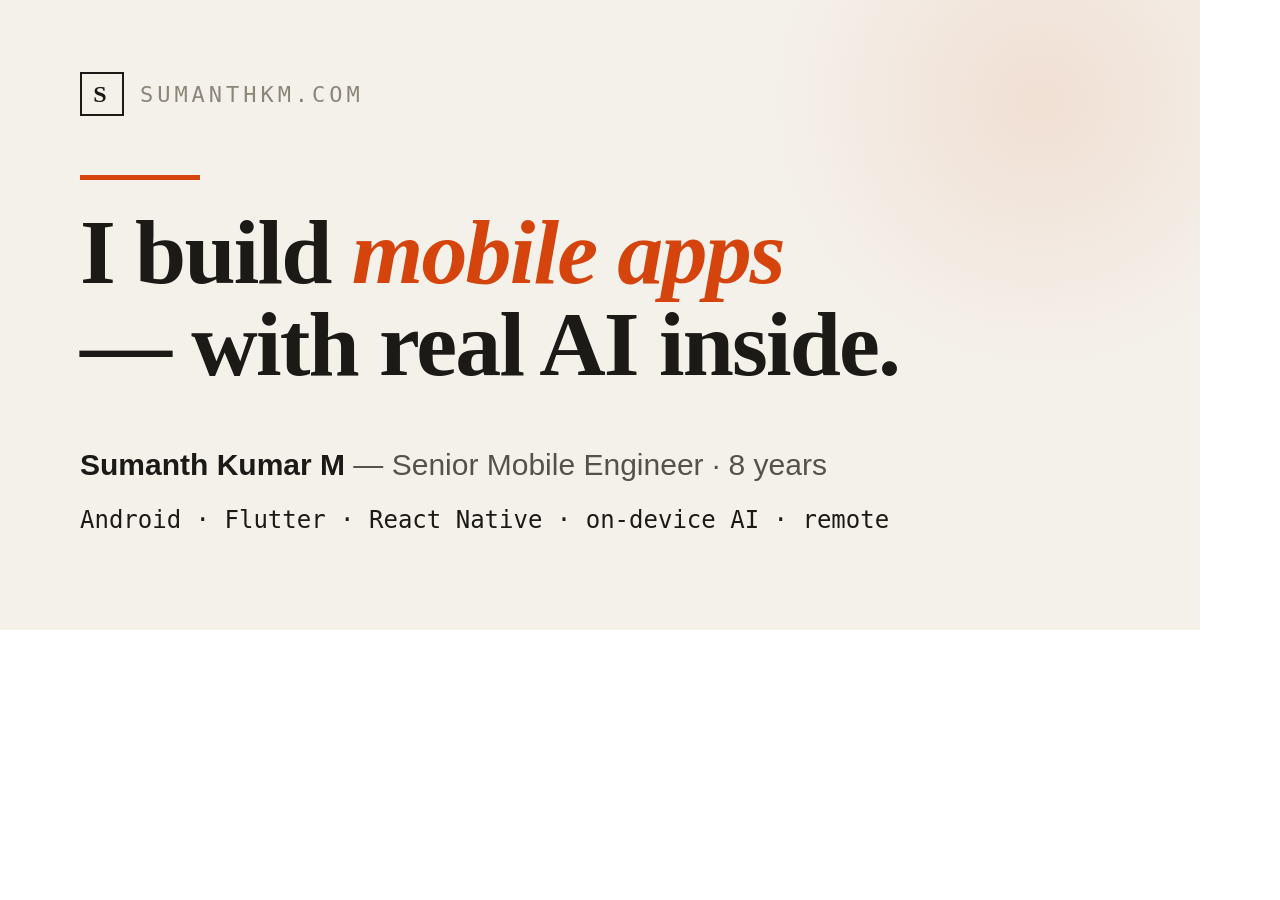
<file: og.html>
<!DOCTYPE html>
<html><head><meta charset="utf-8"><style>
  /* system serif (Georgia) so it renders instantly in headless Chrome — no webfont wait */
  html,body{margin:0;padding:0;}
  .card{width:1200px;height:630px;background:#f4f1ea;color:#1b1a17;
    font-family:-apple-system,"Segoe UI",Roboto,sans-serif;position:relative;overflow:hidden;
    padding:72px 80px;box-sizing:border-box;display:flex;flex-direction:column;justify-content:space-between;}
  .top{font-family:ui-monospace,Menlo,monospace;font-size:22px;letter-spacing:.18em;
    text-transform:uppercase;color:#8c8678;display:flex;align-items:center;gap:16px;}
  .mark{width:40px;height:40px;border:2.5px solid #1b1a17;display:grid;place-items:center;
    font-family:Georgia,serif;font-weight:700;font-size:24px;color:#1b1a17;}
  h1{font-family:Georgia,"Times New Roman",serif;font-weight:600;font-size:92px;line-height:1.0;
    letter-spacing:-0.02em;margin:0;}
  h1 em{font-style:italic;color:#d6440e;}
  .who{font-size:30px;color:#56524a;margin:0;}
  .who b{color:#1b1a17;font-weight:600;}
  .rule{height:5px;width:120px;background:#d6440e;margin:0 0 26px;}
  .url{font-family:ui-monospace,Menlo,monospace;font-size:24px;color:#1b1a17;}
  .glow{position:absolute;top:-180px;right:-120px;width:560px;height:560px;border-radius:50%;
    background:radial-gradient(circle,rgba(214,68,14,.10),transparent 68%);}
</style></head>
<body><div class="card">
  <div class="glow"></div>
  <div class="top"><span class="mark">S</span> sumanthkm.com</div>
  <div>
    <div class="rule"></div>
    <h1>I build <em>mobile apps</em><br>— with real AI inside.</h1>
  </div>
  <div>
    <p class="who"><b>Sumanth Kumar M</b> — Senior Mobile Engineer · 8 years</p>
    <p class="url">Android · Flutter · React Native · on-device AI · remote</p>
  </div>
</div></body></html>
</file>
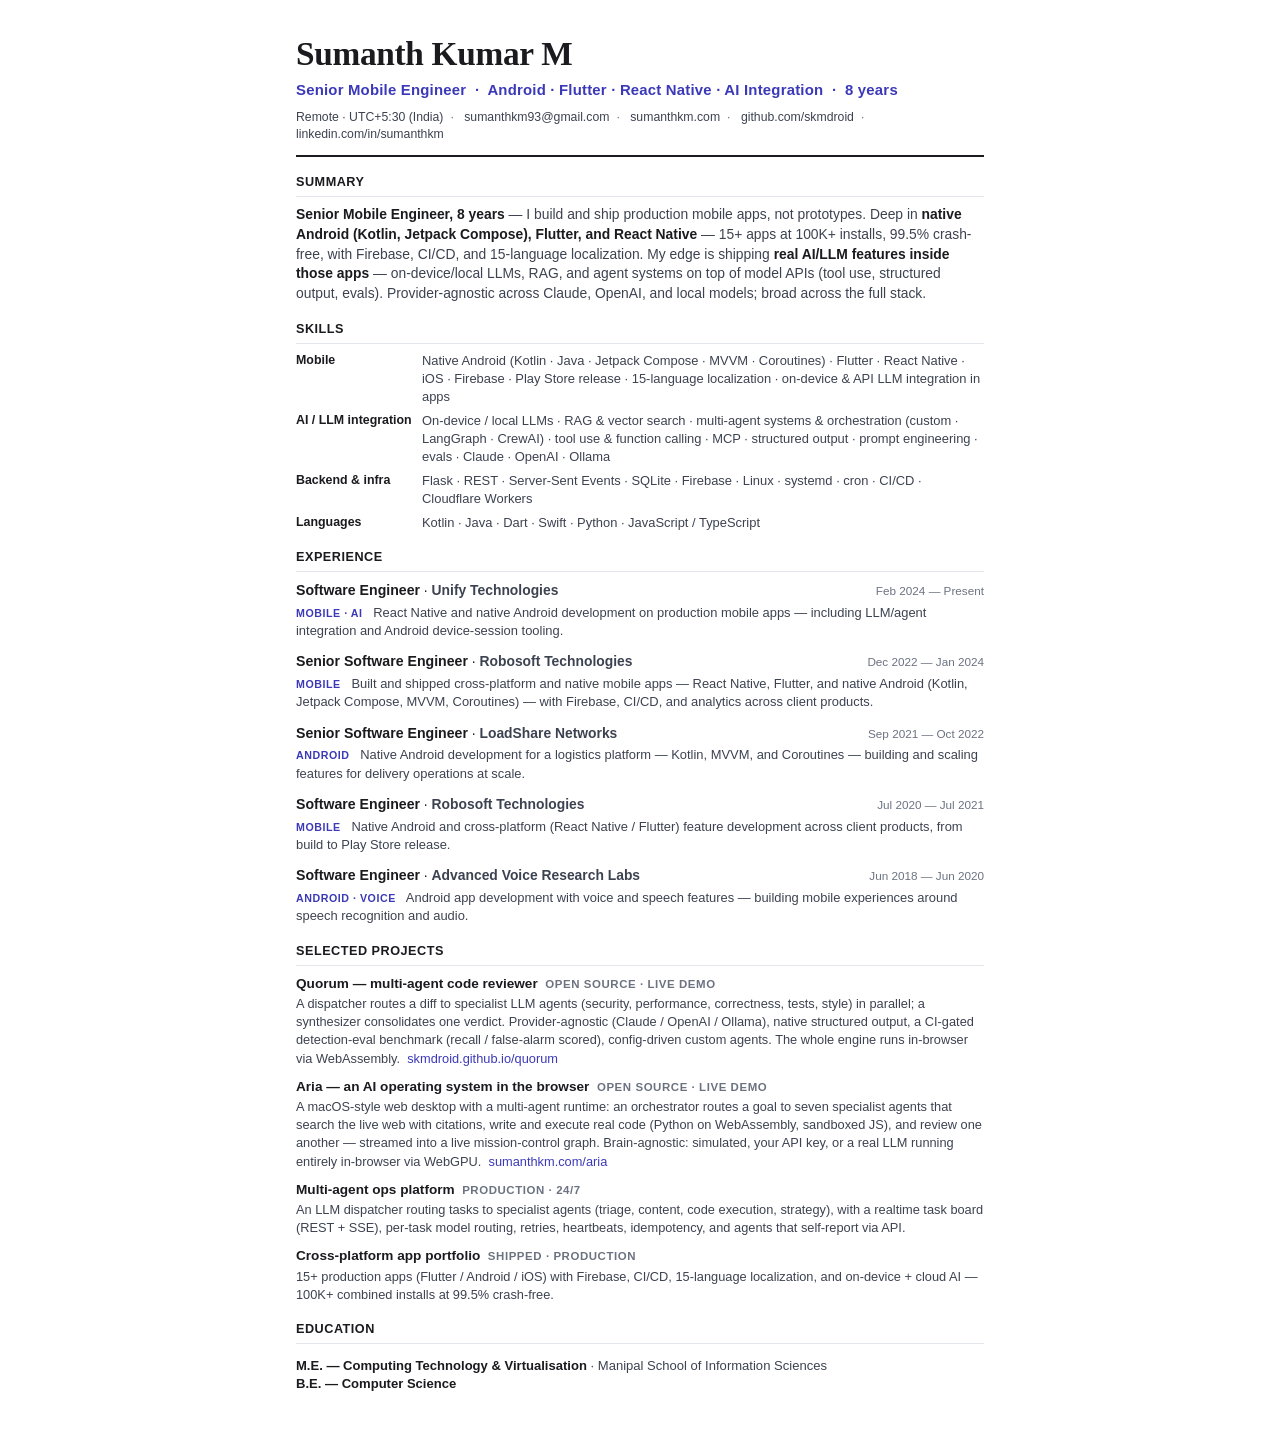
<file: resume.html>
<!DOCTYPE html>
<html lang="en">
<head>
<meta charset="utf-8" />
<meta name="viewport" content="width=device-width, initial-scale=1" />
<title>Sumanth Kumar M — Senior Mobile Engineer — Résumé</title>
<meta name="description" content="Résumé of Sumanth Kumar M — Senior Mobile Engineer (Android · Flutter · React Native), 8 years. Ships production mobile apps with real AI/LLM features inside; 15+ apps, 100K+ installs." />
<link rel="canonical" href="https://sumanthkm.com/resume.html" />
<style>
  /* Single source for the web résumé page AND the generated resume.pdf — they never drift.
     Single-column, real selectable text, standard headings → ATS-parseable. */
  :root{ --ink:#1a1a1f; --ink2:#3c4250; --muted:#6b7280; --rule:#e3e6ec; --accent:#3b39b8; }
  *{ box-sizing:border-box; }
  html,body{ margin:0; padding:0; background:#fff; color:var(--ink);
    font-family:-apple-system,BlinkMacSystemFont,"Segoe UI",Helvetica,Arial,sans-serif;
    font-size:10.4pt; line-height:1.42; -webkit-print-color-adjust:exact; print-color-adjust:exact; }
  .page{ max-width:760px; margin:0 auto; padding:30px 36px; }
  .serif{ font-family:Georgia,"Times New Roman",serif; }

  header{ border-bottom:2px solid var(--ink); padding-bottom:12px; margin-bottom:14px; }
  h1{ font-size:25pt; font-weight:700; margin:0 0 2px; letter-spacing:-.3px; }
  .title{ font-size:11.2pt; font-weight:600; color:var(--accent); letter-spacing:.2px; }
  .contact{ margin-top:8px; font-size:9.2pt; color:var(--ink2); }
  .contact a{ color:var(--ink2); text-decoration:none; }
  .contact span{ white-space:nowrap; }
  .sep{ color:var(--muted); margin:0 7px; }

  h2{ font-size:9.5pt; font-weight:700; text-transform:uppercase; letter-spacing:.04em; color:var(--ink);
    margin:17px 0 8px; padding-bottom:4px; border-bottom:1px solid var(--rule); }
  .summary{ font-size:10.4pt; color:var(--ink2); margin:0; }
  .summary b{ color:var(--ink); }

  .sk{ display:flex; gap:10px; margin:5px 0; page-break-inside:avoid; }
  .sk .lbl{ flex:0 0 116px; font-weight:700; font-size:9.3pt; color:var(--ink); }
  .sk .val{ flex:1; color:var(--ink2); font-size:9.7pt; }

  .job{ margin:0 0 11px; page-break-inside:avoid; }
  .job .top{ display:flex; justify-content:space-between; align-items:baseline; gap:14px; }
  .job .role{ font-weight:700; font-size:10.6pt; }
  .job .org{ color:var(--ink2); font-weight:600; }
  .job .date{ font-size:8.8pt; color:var(--muted); white-space:nowrap; font-variant-numeric:tabular-nums; }
  .job p{ margin:3px 0 0; color:var(--ink2); font-size:9.7pt; }
  .job .tag{ font-size:8pt; font-weight:700; letter-spacing:.05em; text-transform:uppercase; color:var(--accent); }

  .proj{ margin:0 0 9px; page-break-inside:avoid; }
  .proj .h{ font-weight:700; font-size:10.2pt; }
  .proj .h .meta{ font-weight:600; color:var(--muted); font-size:8.6pt; text-transform:uppercase; letter-spacing:.05em; }
  .proj p{ margin:2px 0 0; color:var(--ink2); font-size:9.6pt; }
  .proj .lk{ color:var(--accent); text-decoration:none; }

  .edu{ color:var(--ink2); font-size:9.8pt; }
  .edu b{ color:var(--ink); }

  @page{ size:A4; margin:13mm 0; }
  @media print{ .page{ padding:0 16mm; max-width:none; } a{ color:inherit; } }
</style>
</head>
<body>
<div class="page">

  <header>
    <h1 class="serif">Sumanth Kumar M</h1>
    <div class="title">Senior Mobile Engineer&nbsp; · &nbsp;Android · Flutter · React Native · AI Integration&nbsp; · &nbsp;8 years</div>
    <div class="contact">
      <span>Remote · UTC+5:30 (India)</span><span class="sep">·</span>
      <span><a href="mailto:sumanthkm93@gmail.com">sumanthkm93@gmail.com</a></span><span class="sep">·</span>
      <span><a href="https://sumanthkm.com">sumanthkm.com</a></span><span class="sep">·</span>
      <span><a href="https://github.com/skmdroid">github.com/skmdroid</a></span><span class="sep">·</span>
      <span><a href="https://linkedin.com/in/sumanthkm">linkedin.com/in/sumanthkm</a></span>
    </div>
  </header>

  <h2>Summary</h2>
  <p class="summary"><b>Senior Mobile Engineer, 8 years</b> — I build and ship production mobile apps, not
  prototypes. Deep in <b>native Android (Kotlin, Jetpack Compose), Flutter, and React Native</b> — 15+ apps
  at 100K+ installs, 99.5% crash-free, with Firebase, CI/CD, and 15-language localization. My edge is shipping
  <b>real AI/LLM features inside those apps</b> — on-device/local LLMs, RAG, and agent systems on top of model
  APIs (tool use, structured output, evals). Provider-agnostic across Claude, OpenAI, and local models; broad
  across the full stack.</p>

  <h2>Skills</h2>
  <div class="sk"><div class="lbl">Mobile</div><div class="val">Native Android (Kotlin · Java · Jetpack Compose · MVVM · Coroutines) · Flutter · React Native · iOS · Firebase · Play Store release · 15-language localization · on-device &amp; API LLM integration in apps</div></div>
  <div class="sk"><div class="lbl">AI / LLM integration</div><div class="val">On-device / local LLMs · RAG &amp; vector search · multi-agent systems &amp; orchestration (custom · LangGraph · CrewAI) · tool use &amp; function calling · MCP · structured output · prompt engineering · evals · Claude · OpenAI · Ollama</div></div>
  <div class="sk"><div class="lbl">Backend &amp; infra</div><div class="val">Flask · REST · Server-Sent Events · SQLite · Firebase · Linux · systemd · cron · CI/CD · Cloudflare Workers</div></div>
  <div class="sk"><div class="lbl">Languages</div><div class="val">Kotlin · Java · Dart · Swift · Python · JavaScript / TypeScript</div></div>

  <h2>Experience</h2>
  <div class="job">
    <div class="top"><div><span class="role">Software Engineer</span> · <span class="org">Unify Technologies</span></div><span class="date">Feb 2024 — Present</span></div>
    <p><span class="tag">Mobile · AI</span> &nbsp; React Native and native Android development on production mobile apps — including LLM/agent integration and Android device-session tooling.</p>
  </div>
  <div class="job">
    <div class="top"><div><span class="role">Senior Software Engineer</span> · <span class="org">Robosoft Technologies</span></div><span class="date">Dec 2022 — Jan 2024</span></div>
    <p><span class="tag">Mobile</span> &nbsp; Built and shipped cross-platform and native mobile apps — React Native, Flutter, and native Android (Kotlin, Jetpack Compose, MVVM, Coroutines) — with Firebase, CI/CD, and analytics across client products.</p>
  </div>
  <div class="job">
    <div class="top"><div><span class="role">Senior Software Engineer</span> · <span class="org">LoadShare Networks</span></div><span class="date">Sep 2021 — Oct 2022</span></div>
    <p><span class="tag">Android</span> &nbsp; Native Android development for a logistics platform — Kotlin, MVVM, and Coroutines — building and scaling features for delivery operations at scale.</p>
  </div>
  <div class="job">
    <div class="top"><div><span class="role">Software Engineer</span> · <span class="org">Robosoft Technologies</span></div><span class="date">Jul 2020 — Jul 2021</span></div>
    <p><span class="tag">Mobile</span> &nbsp; Native Android and cross-platform (React Native / Flutter) feature development across client products, from build to Play Store release.</p>
  </div>
  <div class="job">
    <div class="top"><div><span class="role">Software Engineer</span> · <span class="org">Advanced Voice Research Labs</span></div><span class="date">Jun 2018 — Jun 2020</span></div>
    <p><span class="tag">Android · Voice</span> &nbsp; Android app development with voice and speech features — building mobile experiences around speech recognition and audio.</p>
  </div>

  <h2>Selected Projects</h2>
  <div class="proj">
    <div class="h">Quorum — multi-agent code reviewer &nbsp;<span class="meta">open source · live demo</span></div>
    <p>A dispatcher routes a diff to specialist LLM agents (security, performance, correctness, tests, style) in parallel; a synthesizer consolidates one verdict. Provider-agnostic (Claude / OpenAI / Ollama), native structured output, a CI-gated detection-eval benchmark (recall / false-alarm scored), config-driven custom agents. The whole engine runs in-browser via WebAssembly. &nbsp;<a class="lk" href="https://skmdroid.github.io/quorum">skmdroid.github.io/quorum</a></p>
  </div>
  <div class="proj">
    <div class="h">Aria — an AI operating system in the browser &nbsp;<span class="meta">open source · live demo</span></div>
    <p>A macOS-style web desktop with a multi-agent runtime: an orchestrator routes a goal to seven specialist agents that search the live web with citations, write and execute real code (Python on WebAssembly, sandboxed JS), and review one another — streamed into a live mission-control graph. Brain-agnostic: simulated, your API key, or a real LLM running entirely in-browser via WebGPU. &nbsp;<a class="lk" href="https://sumanthkm.com/aria/">sumanthkm.com/aria</a></p>
  </div>
  <div class="proj">
    <div class="h">Multi-agent ops platform &nbsp;<span class="meta">production · 24/7</span></div>
    <p>An LLM dispatcher routing tasks to specialist agents (triage, content, code execution, strategy), with a realtime task board (REST + SSE), per-task model routing, retries, heartbeats, idempotency, and agents that self-report via API.</p>
  </div>
  <div class="proj">
    <div class="h">Cross-platform app portfolio &nbsp;<span class="meta">shipped · production</span></div>
    <p>15+ production apps (Flutter / Android / iOS) with Firebase, CI/CD, 15-language localization, and on-device + cloud AI — 100K+ combined installs at 99.5% crash-free.</p>
  </div>

  <h2>Education</h2>
  <p class="edu"><b>M.E. — Computing Technology &amp; Virtualisation</b> · Manipal School of Information Sciences<br>
  <b>B.E. — Computer Science</b></p>

</div>
</body>
</html>
</file>
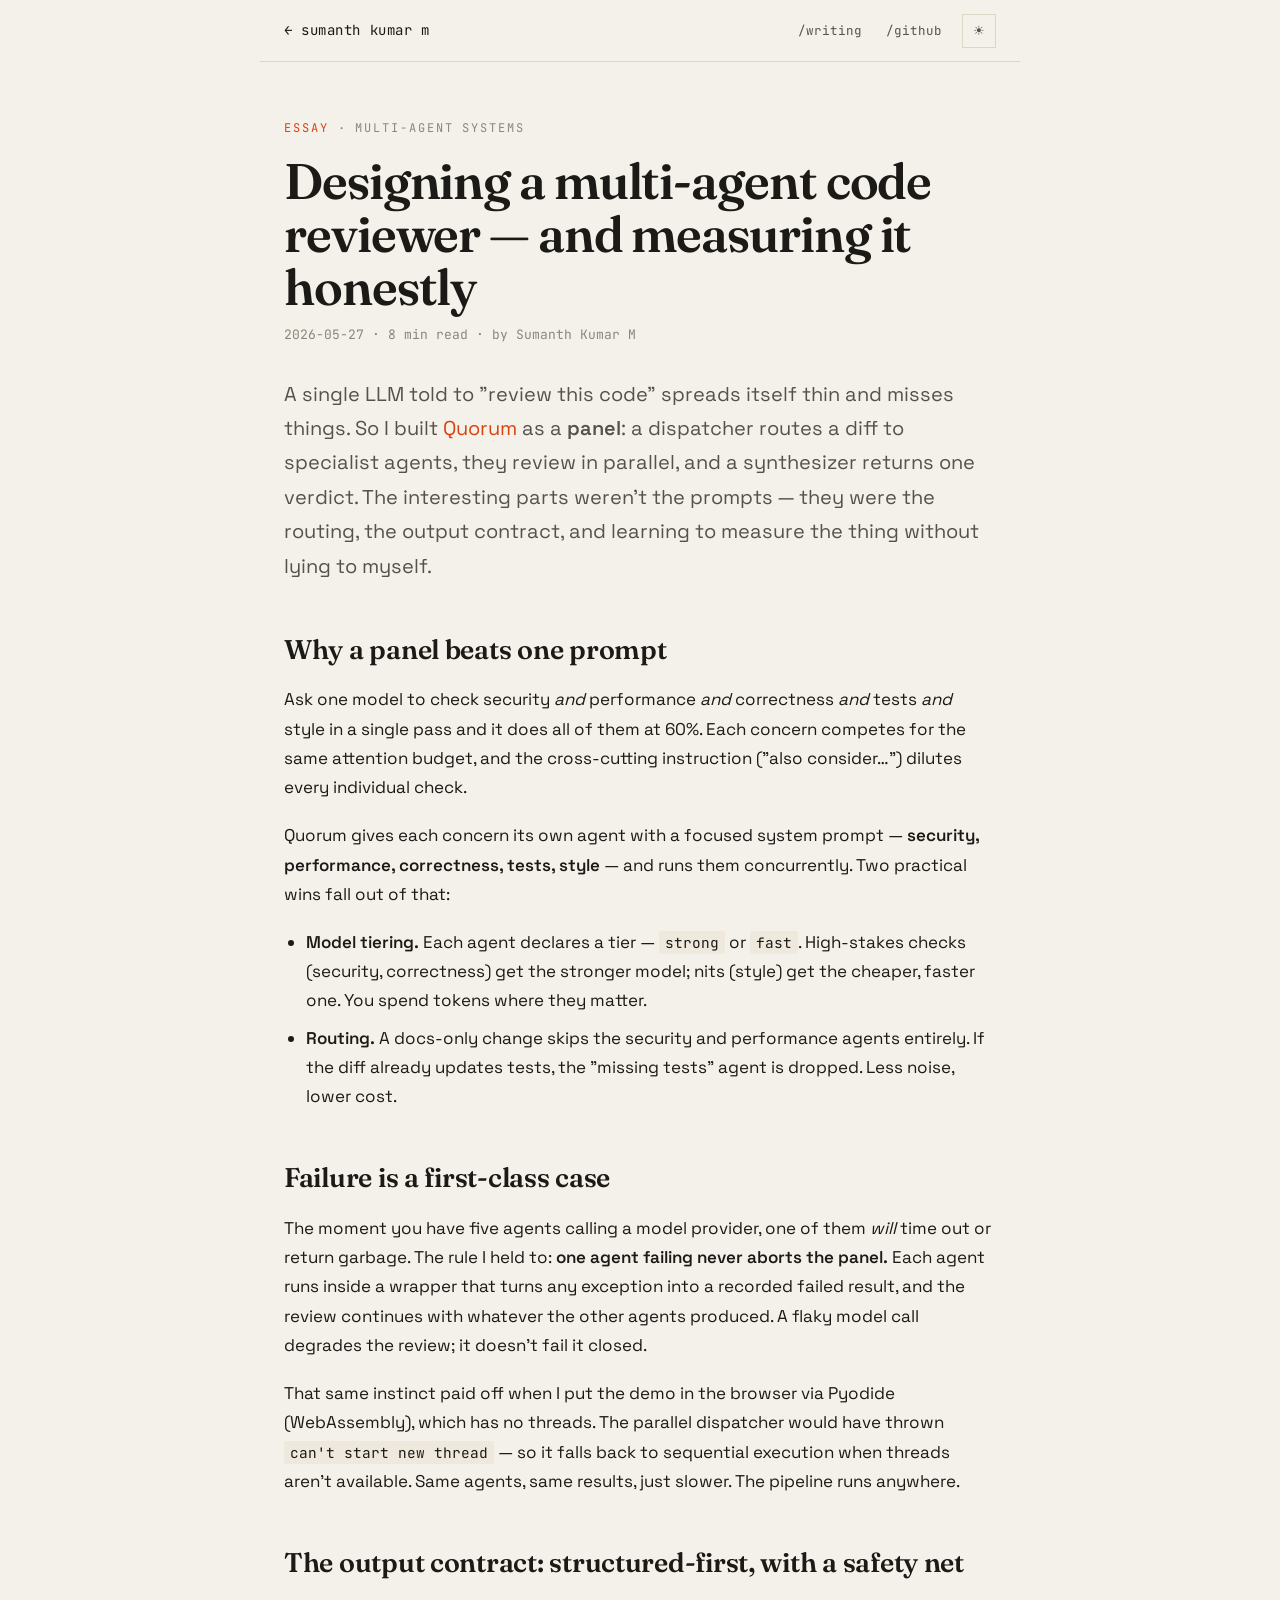
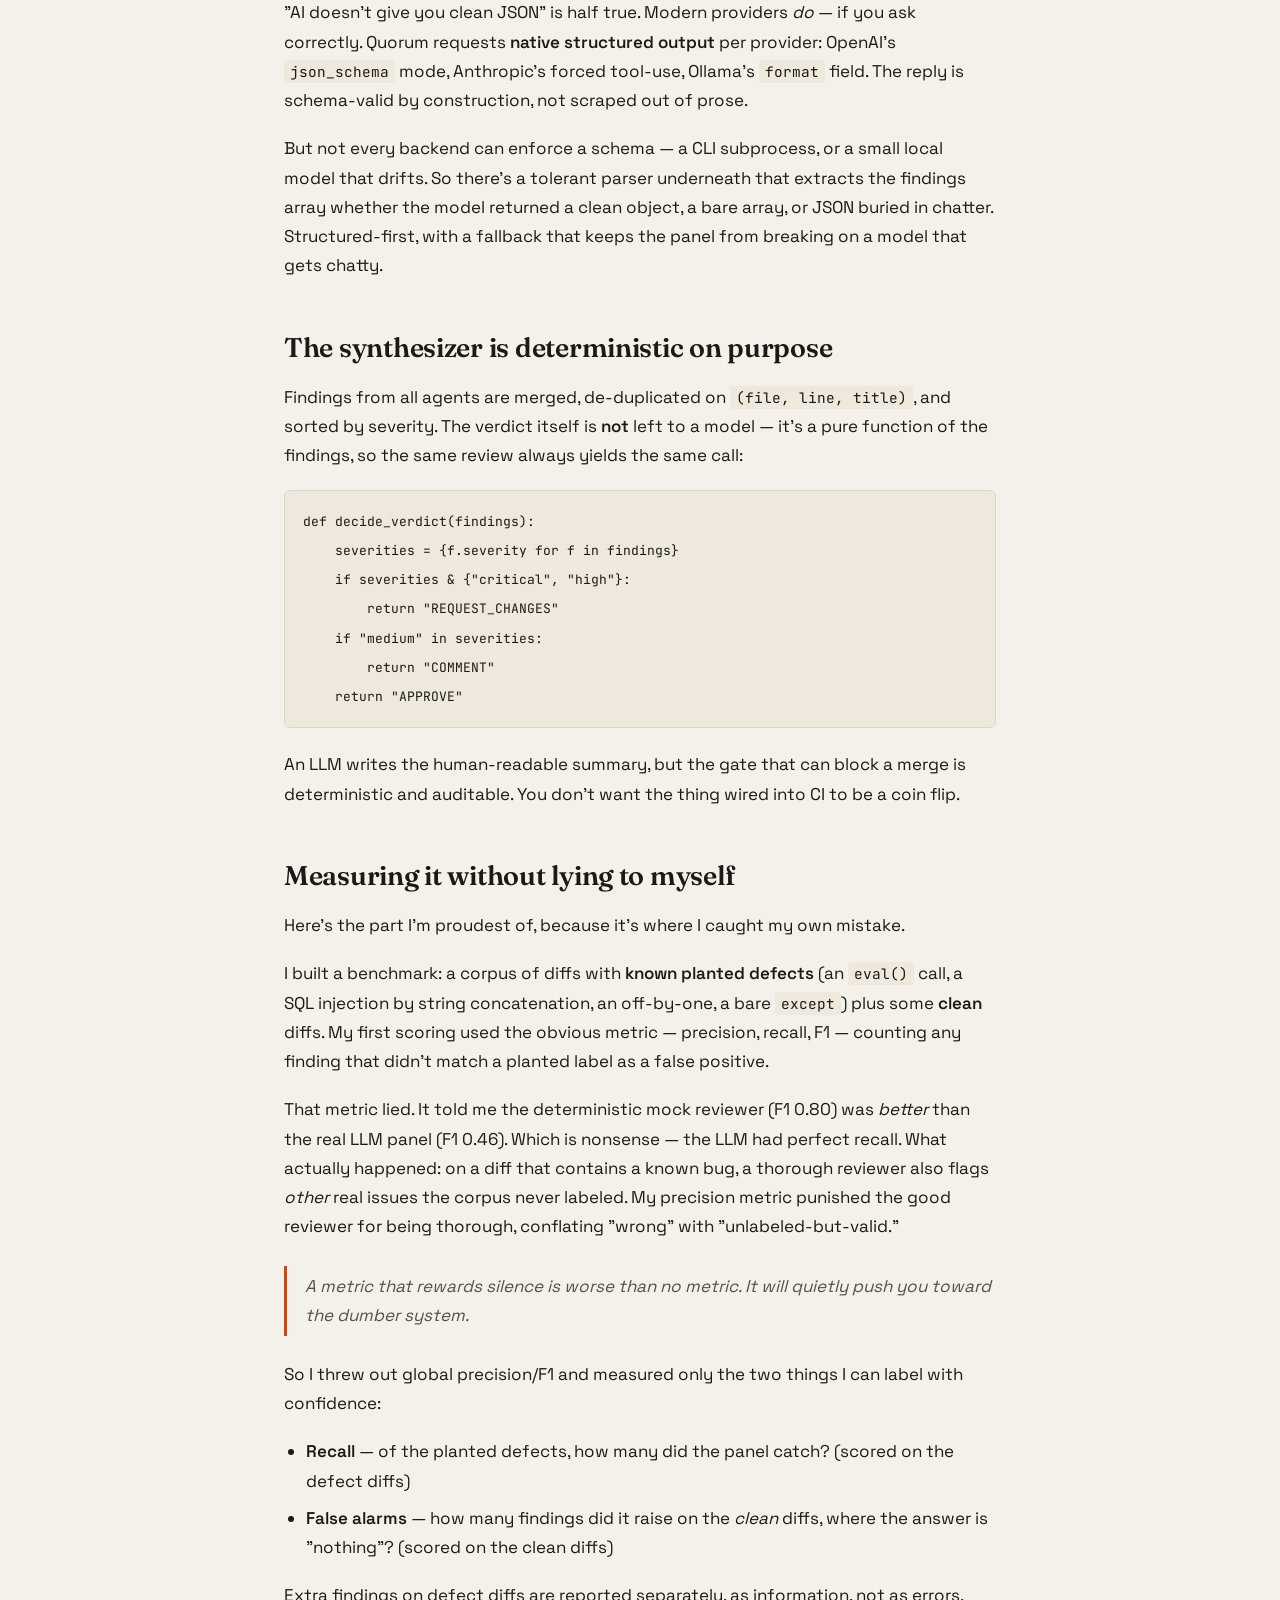
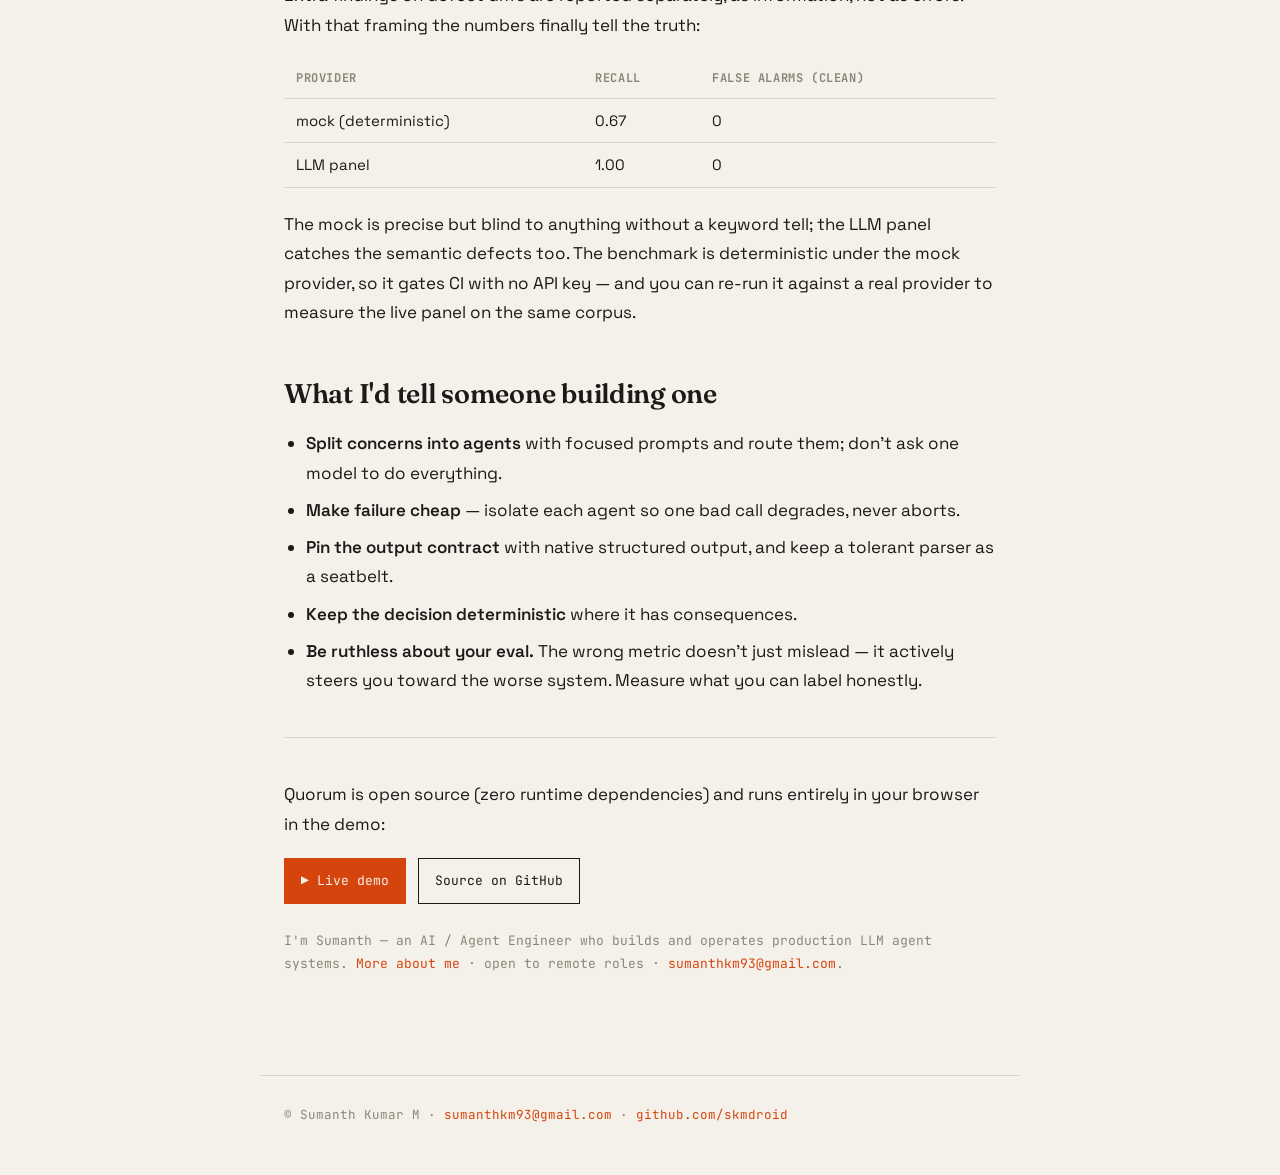
<file: writing/multi-agent-code-reviewer.html>
<!DOCTYPE html>
<html lang="en" data-theme="light">
<head>
<meta charset="utf-8" />
<meta name="viewport" content="width=device-width, initial-scale=1" />
<title>Designing a multi-agent code reviewer — and measuring it honestly | Sumanth Kumar M</title>
<meta name="description" content="How I built Quorum, a multi-agent LLM code reviewer: routing a diff to specialist agents, native structured output, a deterministic synthesizer — and the evaluation mistake that made a dumb heuristic look smarter than a real LLM." />
<meta name="author" content="Sumanth Kumar M" />
<link rel="canonical" href="https://sumanthkm.com/writing/multi-agent-code-reviewer.html" />
<meta property="og:title" content="Designing a multi-agent code reviewer — and measuring it honestly" />
<meta property="og:description" content="Routing, structured output, a deterministic synthesizer — and the eval mistake that made a dumb heuristic look smarter than a real LLM." />
<meta property="og:type" content="article" />
<meta property="og:url" content="https://sumanthkm.com/writing/multi-agent-code-reviewer.html" />
<meta property="og:image" content="https://sumanthkm.com/og-essay.png" />
<meta name="twitter:card" content="summary_large_image" />
<meta name="twitter:image" content="https://sumanthkm.com/og-essay.png" />
<script type="application/ld+json">
{
  "@context": "https://schema.org",
  "@type": "BlogPosting",
  "headline": "Designing a multi-agent code reviewer — and measuring it honestly",
  "description": "How I built Quorum, a multi-agent LLM code reviewer: routing, structured output, a deterministic synthesizer, and an honest evaluation method.",
  "datePublished": "2026-05-27",
  "author": { "@type": "Person", "name": "Sumanth Kumar M", "url": "https://sumanthkm.com" },
  "keywords": "multi-agent systems, LLM, code review, AI agents, structured output, LLM evaluation, RAG, Python",
  "mainEntityOfPage": "https://sumanthkm.com/writing/multi-agent-code-reviewer.html"
}
</script>
<link rel="preconnect" href="https://fonts.googleapis.com" />
<link rel="preconnect" href="https://fonts.gstatic.com" crossorigin />
<link href="https://fonts.googleapis.com/css2?family=Fraunces:opsz,wght@9..144,400;9..144,600;9..144,700&family=JetBrains+Mono:wght@400;500&family=Space+Grotesk:wght@400;500;600;700&display=swap" rel="stylesheet" />
<link rel="stylesheet" href="/assets/article.css" />
</head>
<body>
<nav>
  <a class="brand" href="/">← sumanth kumar m</a>
  <div class="r">
    <a href="/writing/">/writing</a>
    <a href="https://github.com/skmdroid/quorum" target="_blank" rel="noopener">/github</a>
    <button class="iconbtn" id="theme" aria-label="Toggle theme">☀</button>
  </div>
</nav>

<div class="container">
<article>
  <span class="eyebrow"><span class="n">Essay</span> · multi-agent systems</span>
  <h1>Designing a multi-agent code reviewer — and measuring it honestly</h1>
  <div class="meta">2026-05-27 · 8 min read · by Sumanth Kumar M</div>

  <p class="lead">A single LLM told to "review this code" spreads itself thin and misses things. So I built <a href="https://github.com/skmdroid/quorum" target="_blank" rel="noopener">Quorum</a> as a <strong>panel</strong>: a dispatcher routes a diff to specialist agents, they review in parallel, and a synthesizer returns one verdict. The interesting parts weren't the prompts — they were the routing, the output contract, and learning to measure the thing without lying to myself.</p>

  <h2>Why a panel beats one prompt</h2>
  <p>Ask one model to check security <em>and</em> performance <em>and</em> correctness <em>and</em> tests <em>and</em> style in a single pass and it does all of them at 60%. Each concern competes for the same attention budget, and the cross-cutting instruction ("also consider…") dilutes every individual check.</p>
  <p>Quorum gives each concern its own agent with a focused system prompt — <strong>security, performance, correctness, tests, style</strong> — and runs them concurrently. Two practical wins fall out of that:</p>
  <ul>
    <li><strong>Model tiering.</strong> Each agent declares a tier — <code>strong</code> or <code>fast</code>. High-stakes checks (security, correctness) get the stronger model; nits (style) get the cheaper, faster one. You spend tokens where they matter.</li>
    <li><strong>Routing.</strong> A docs-only change skips the security and performance agents entirely. If the diff already updates tests, the "missing tests" agent is dropped. Less noise, lower cost.</li>
  </ul>

  <h2>Failure is a first-class case</h2>
  <p>The moment you have five agents calling a model provider, one of them <em>will</em> time out or return garbage. The rule I held to: <strong>one agent failing never aborts the panel.</strong> Each agent runs inside a wrapper that turns any exception into a recorded failed result, and the review continues with whatever the other agents produced. A flaky model call degrades the review; it doesn't fail it closed.</p>
  <p>That same instinct paid off when I put the demo in the browser via Pyodide (WebAssembly), which has no threads. The parallel dispatcher would have thrown <code>can't start new thread</code> — so it falls back to sequential execution when threads aren't available. Same agents, same results, just slower. The pipeline runs anywhere.</p>

  <h2>The output contract: structured-first, with a safety net</h2>
  <p>"AI doesn't give you clean JSON" is half true. Modern providers <em>do</em> — if you ask correctly. Quorum requests <strong>native structured output</strong> per provider: OpenAI's <code>json_schema</code> mode, Anthropic's forced tool-use, Ollama's <code>format</code> field. The reply is schema-valid by construction, not scraped out of prose.</p>
  <p>But not every backend can enforce a schema — a CLI subprocess, or a small local model that drifts. So there's a tolerant parser underneath that extracts the findings array whether the model returned a clean object, a bare array, or JSON buried in chatter. Structured-first, with a fallback that keeps the panel from breaking on a model that gets chatty.</p>

  <h2>The synthesizer is deterministic on purpose</h2>
  <p>Findings from all agents are merged, de-duplicated on <code>(file, line, title)</code>, and sorted by severity. The verdict itself is <strong>not</strong> left to a model — it's a pure function of the findings, so the same review always yields the same call:</p>
  <pre><code>def decide_verdict(findings):
    severities = {f.severity for f in findings}
    if severities &amp; {"critical", "high"}:
        return "REQUEST_CHANGES"
    if "medium" in severities:
        return "COMMENT"
    return "APPROVE"</code></pre>
  <p>An LLM writes the human-readable summary, but the gate that can block a merge is deterministic and auditable. You don't want the thing wired into CI to be a coin flip.</p>

  <h2>Measuring it without lying to myself</h2>
  <p>Here's the part I'm proudest of, because it's where I caught my own mistake.</p>
  <p>I built a benchmark: a corpus of diffs with <strong>known planted defects</strong> (an <code>eval()</code> call, a SQL injection by string concatenation, an off-by-one, a bare <code>except</code>) plus some <strong>clean</strong> diffs. My first scoring used the obvious metric — precision, recall, F1 — counting any finding that didn't match a planted label as a false positive.</p>
  <p>That metric lied. It told me the deterministic mock reviewer (F1 0.80) was <em>better</em> than the real LLM panel (F1 0.46). Which is nonsense — the LLM had perfect recall. What actually happened: on a diff that contains a known bug, a thorough reviewer also flags <em>other</em> real issues the corpus never labeled. My precision metric punished the good reviewer for being thorough, conflating "wrong" with "unlabeled-but-valid."</p>
  <blockquote>A metric that rewards silence is worse than no metric. It will quietly push you toward the dumber system.</blockquote>
  <p>So I threw out global precision/F1 and measured only the two things I can label with confidence:</p>
  <ul>
    <li><strong>Recall</strong> — of the planted defects, how many did the panel catch? (scored on the defect diffs)</li>
    <li><strong>False alarms</strong> — how many findings did it raise on the <em>clean</em> diffs, where the answer is "nothing"? (scored on the clean diffs)</li>
  </ul>
  <p>Extra findings on defect diffs are reported separately, as information, not as errors. With that framing the numbers finally tell the truth:</p>
  <table>
    <tr><th>Provider</th><th>Recall</th><th>False alarms (clean)</th></tr>
    <tr><td>mock (deterministic)</td><td>0.67</td><td>0</td></tr>
    <tr><td>LLM panel</td><td>1.00</td><td>0</td></tr>
  </table>
  <p>The mock is precise but blind to anything without a keyword tell; the LLM panel catches the semantic defects too. The benchmark is deterministic under the mock provider, so it gates CI with no API key — and you can re-run it against a real provider to measure the live panel on the same corpus.</p>

  <h2>What I'd tell someone building one</h2>
  <ul>
    <li><strong>Split concerns into agents</strong> with focused prompts and route them; don't ask one model to do everything.</li>
    <li><strong>Make failure cheap</strong> — isolate each agent so one bad call degrades, never aborts.</li>
    <li><strong>Pin the output contract</strong> with native structured output, and keep a tolerant parser as a seatbelt.</li>
    <li><strong>Keep the decision deterministic</strong> where it has consequences.</li>
    <li><strong>Be ruthless about your eval.</strong> The wrong metric doesn't just mislead — it actively steers you toward the worse system. Measure what you can label honestly.</li>
  </ul>

  <hr />
  <p>Quorum is open source (zero runtime dependencies) and runs entirely in your browser in the demo:</p>
  <div class="cta-row">
    <a class="btn primary" href="https://skmdroid.github.io/quorum" target="_blank" rel="noopener">▶ Live demo</a>
    <a class="btn" href="https://github.com/skmdroid/quorum" target="_blank" rel="noopener">Source on GitHub</a>
  </div>
  <p class="meta" style="margin-top:26px">I'm Sumanth — an AI / Agent Engineer who builds and operates production LLM agent systems. <a href="/">More about me</a> · open to remote roles · <a href="mailto:sumanthkm93@gmail.com">sumanthkm93@gmail.com</a>.</p>
</article>
</div>

<footer>© Sumanth Kumar M · <a href="mailto:sumanthkm93@gmail.com">sumanthkm93@gmail.com</a> · <a href="https://github.com/skmdroid" target="_blank" rel="noopener">github.com/skmdroid</a></footer>

<script>
  const tk = localStorage.getItem("skm-theme") || "light";
  const tb = document.getElementById("theme");
  const ap = v => { document.documentElement.dataset.theme = v; if(tb) tb.textContent = v === "dark" ? "☾" : "☀"; };
  ap(tk);
  if (tb) tb.addEventListener("click", () => { const v = document.documentElement.dataset.theme === "dark" ? "light" : "dark"; localStorage.setItem("skm-theme", v); ap(v); });
</script>
</body>
</html>
</file>
<file: assets/article.css>
:root{
  --display:"Fraunces",Georgia,"Times New Roman",serif;
  --sans:"Space Grotesk",system-ui,-apple-system,sans-serif;
  --mono:"JetBrains Mono",ui-monospace,SFMono-Regular,Menlo,monospace;
}
[data-theme="light"]{
  --bg:#f4f1ea; --card:#fbf9f4; --ink:#1b1a17; --ink-2:#56524a; --ink-3:#8c8678;
  --rule:#ddd6c7; --accent:#d6440e; --code-bg:#efe9dd;
}
[data-theme="dark"]{
  --bg:#15140f; --card:#1c1a14; --ink:#ece8df; --ink-2:#a8a294; --ink-3:#6d685c;
  --rule:#2d2920; --accent:#ff6a33; --code-bg:#211e17;
}
*{ box-sizing:border-box; }
html{ scroll-behavior:smooth; }
body{ margin:0; background:var(--bg); color:var(--ink); font-family:var(--sans);
  font-size:17px; line-height:1.72; -webkit-font-smoothing:antialiased; }
a{ color:var(--accent); text-decoration:none; }
a:hover{ text-decoration:underline; }
.container{ max-width:760px; margin:0 auto; padding:0 24px; }

nav{ max-width:760px; margin:0 auto; padding:0 24px; height:62px; display:flex; align-items:center; justify-content:space-between; border-bottom:1px solid var(--rule); }
nav .brand{ font-family:var(--mono); font-size:14px; letter-spacing:.04em; color:var(--ink); }
nav .r{ display:flex; gap:4px; align-items:center; }
nav .r a{ font-family:var(--mono); font-size:12.5px; color:var(--ink-2); padding:8px 10px; }
nav .r a:hover{ color:var(--accent); text-decoration:none; }
.iconbtn{ width:34px; height:34px; border:1px solid var(--rule); background:transparent; color:var(--ink-2); cursor:pointer; font-size:13px; margin-left:6px; }
.iconbtn:hover{ color:var(--accent); border-color:var(--accent); }

article{ padding:50px 0 70px; }
.eyebrow{ font-family:var(--mono); font-size:12px; letter-spacing:.16em; text-transform:uppercase; color:var(--ink-3); }
.eyebrow .n{ color:var(--accent); }
article h1{ font-family:var(--display); font-weight:600; font-size:clamp(32px,5.4vw,50px); line-height:1.06; letter-spacing:-0.022em; margin:14px 0 10px; }
.meta{ font-family:var(--mono); font-size:13px; color:var(--ink-3); margin-bottom:30px; }
.lead{ font-size:20px; color:var(--ink-2); margin:0 0 30px; }
article h2{ font-family:var(--display); font-weight:600; font-size:27px; letter-spacing:-0.01em; margin:44px 0 12px; }
article h3{ font-size:18px; margin:30px 0 8px; }
article p{ margin:0 0 19px; }
article ul, article ol{ margin:0 0 19px; padding-left:22px; }
article li{ margin-bottom:8px; }
article strong{ font-weight:600; }
blockquote{ border-left:3px solid var(--accent); margin:24px 0; padding:6px 0 6px 18px; color:var(--ink-2); font-style:italic; }
code{ font-family:var(--mono); font-size:.85em; background:var(--code-bg); padding:2px 6px; border-radius:3px; }
pre{ background:var(--code-bg); border:1px solid var(--rule); border-radius:6px; padding:16px 18px; overflow-x:auto; margin:0 0 22px; }
pre code{ background:none; padding:0; font-size:13px; line-height:1.62; }
table{ width:100%; border-collapse:collapse; margin:0 0 22px; font-size:15px; }
th,td{ text-align:left; padding:9px 12px; border-bottom:1px solid var(--rule); }
th{ font-family:var(--mono); font-size:12px; text-transform:uppercase; letter-spacing:.05em; color:var(--ink-3); }
hr{ border:0; border-top:1px solid var(--rule); margin:42px 0; }
.cta-row{ display:flex; gap:12px; flex-wrap:wrap; margin-top:8px; }
.btn{ font-family:var(--mono); font-size:13px; padding:11px 16px; border:1px solid var(--ink); color:var(--ink); }
.btn:hover{ background:var(--ink); color:var(--bg); text-decoration:none; }
.btn.primary{ background:var(--accent); border-color:var(--accent); color:var(--bg); }

footer{ max-width:760px; margin:0 auto; padding:28px 24px 50px; border-top:1px solid var(--rule); font-family:var(--mono); font-size:12.5px; color:var(--ink-3); }

.posts{ list-style:none; padding:0; margin:34px 0 0; }
.posts li{ padding:24px 0; border-bottom:1px solid var(--rule); }
.posts h2{ font-family:var(--display); font-weight:600; font-size:25px; margin:0 0 6px; }
.posts h2 a{ color:var(--ink); }
.posts h2 a:hover{ color:var(--accent); text-decoration:none; }
.posts .d{ font-family:var(--mono); font-size:12px; color:var(--ink-3); }
.posts p{ color:var(--ink-2); margin:9px 0 0; }
</file>
